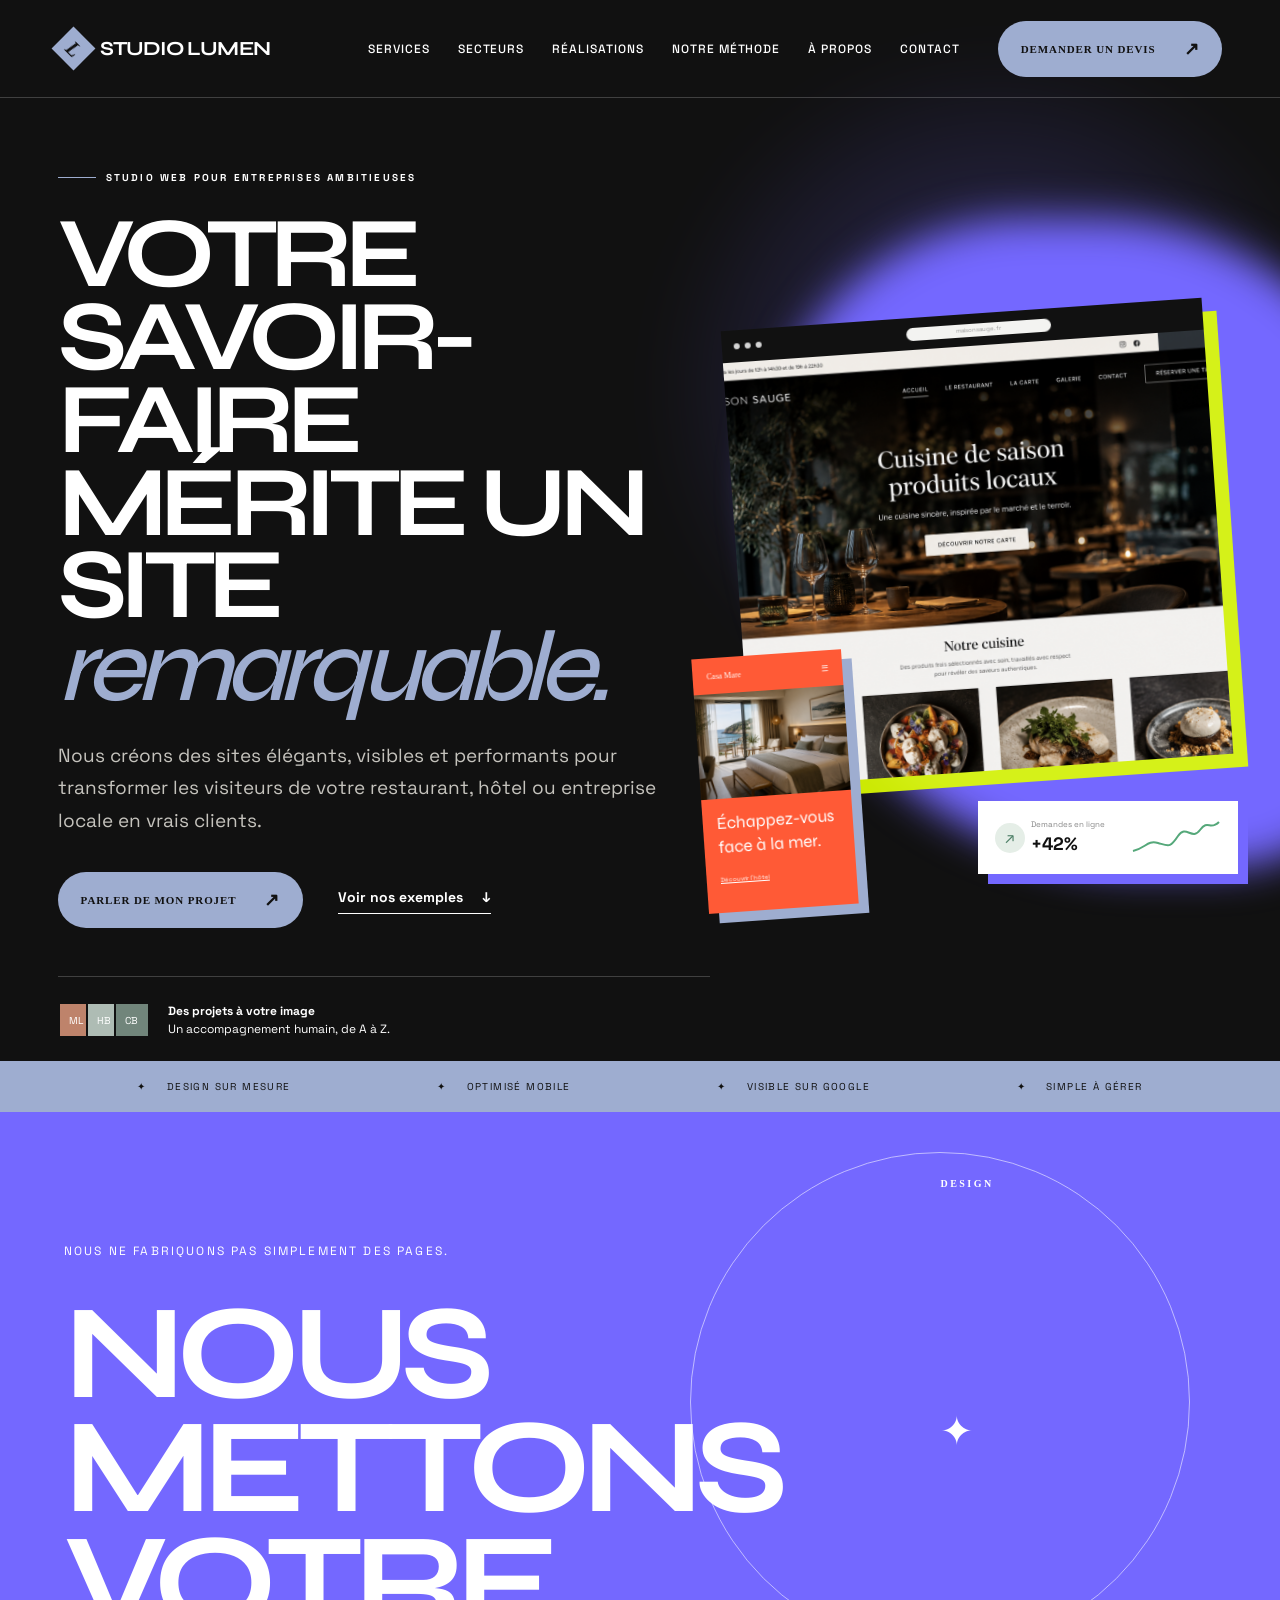
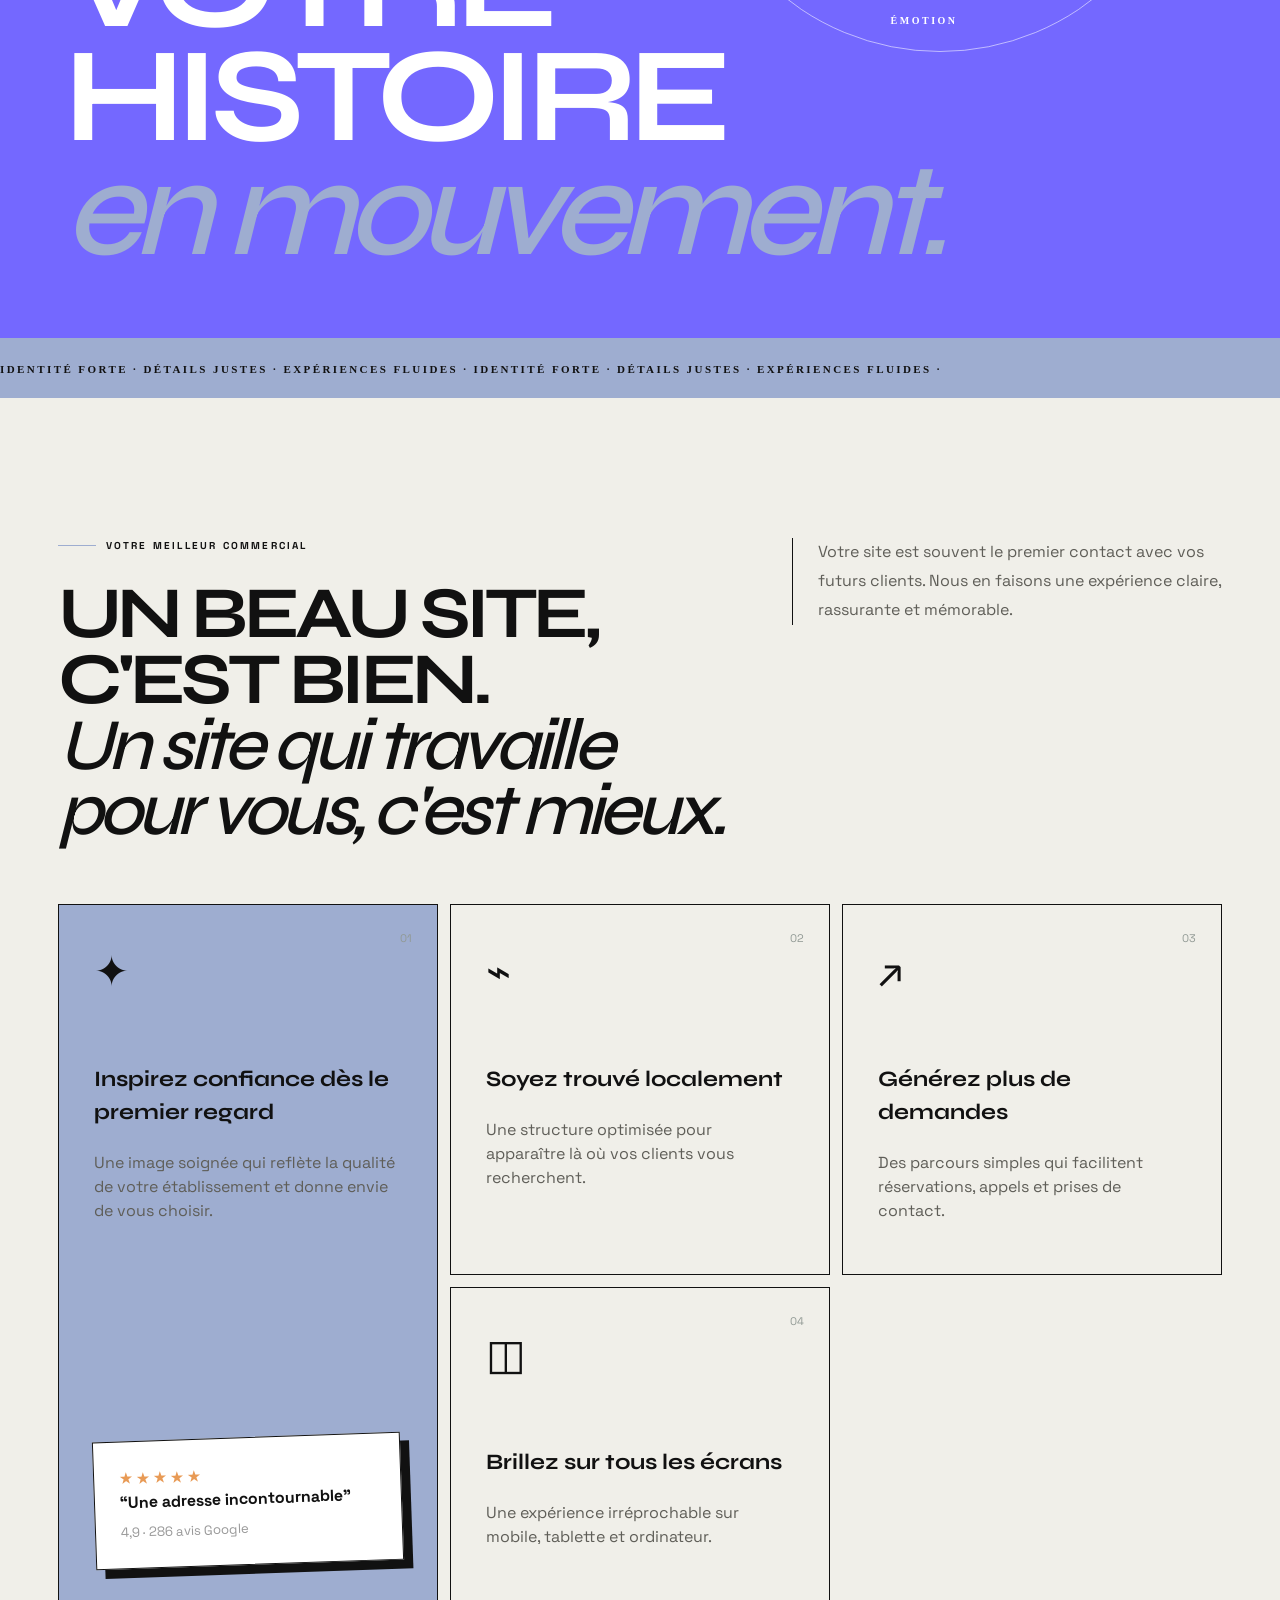
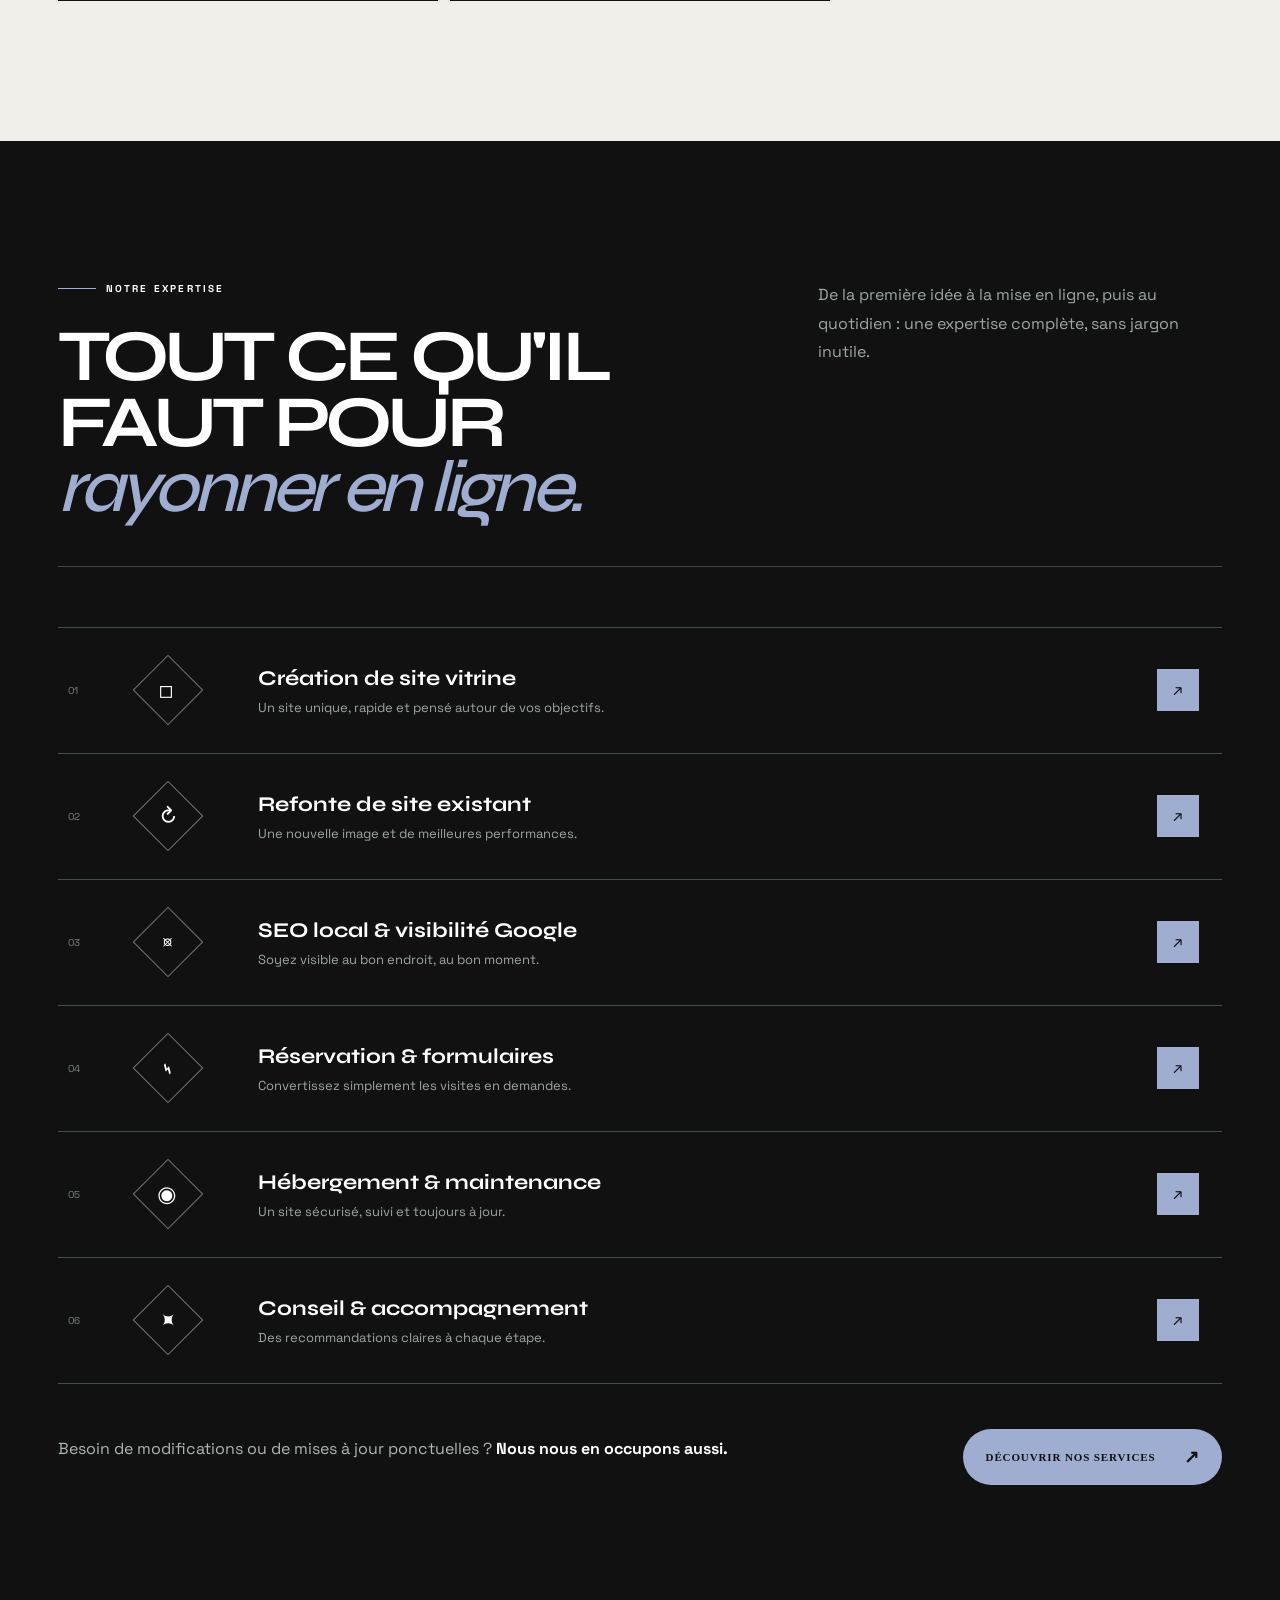
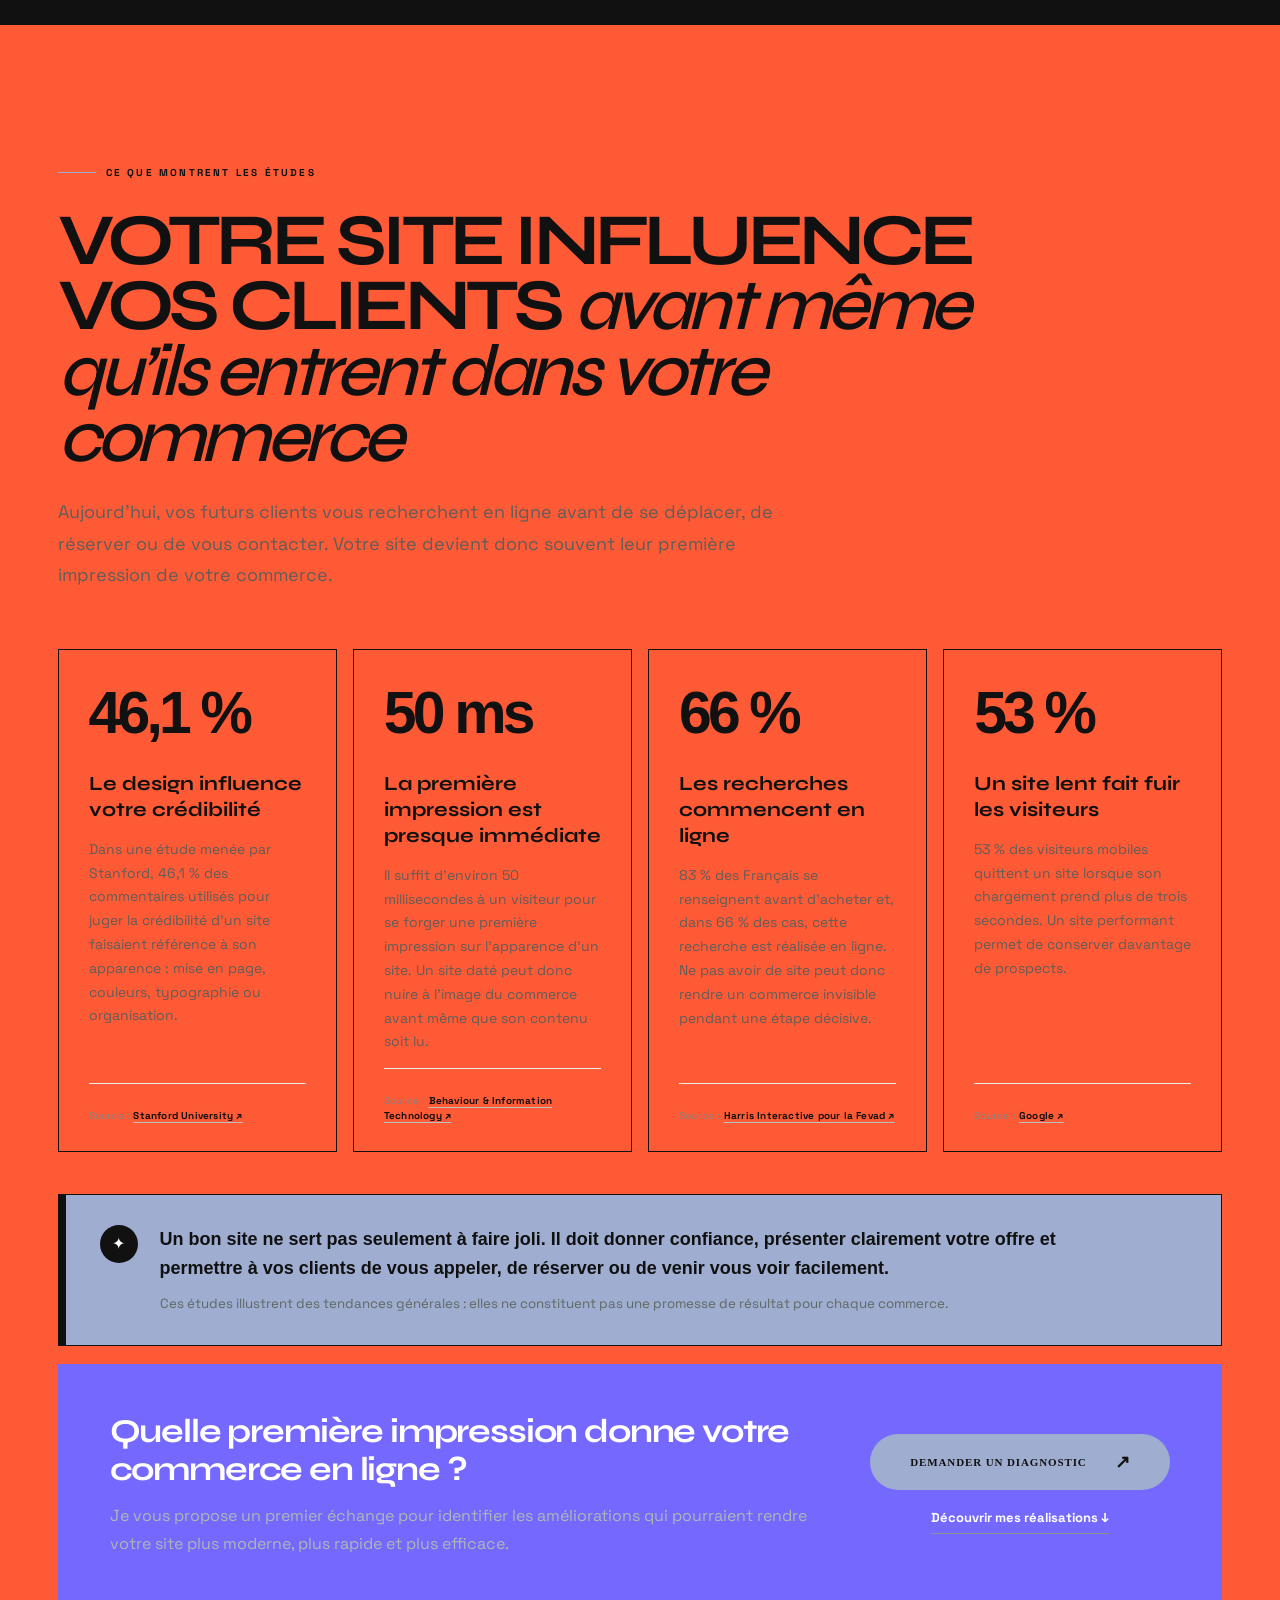
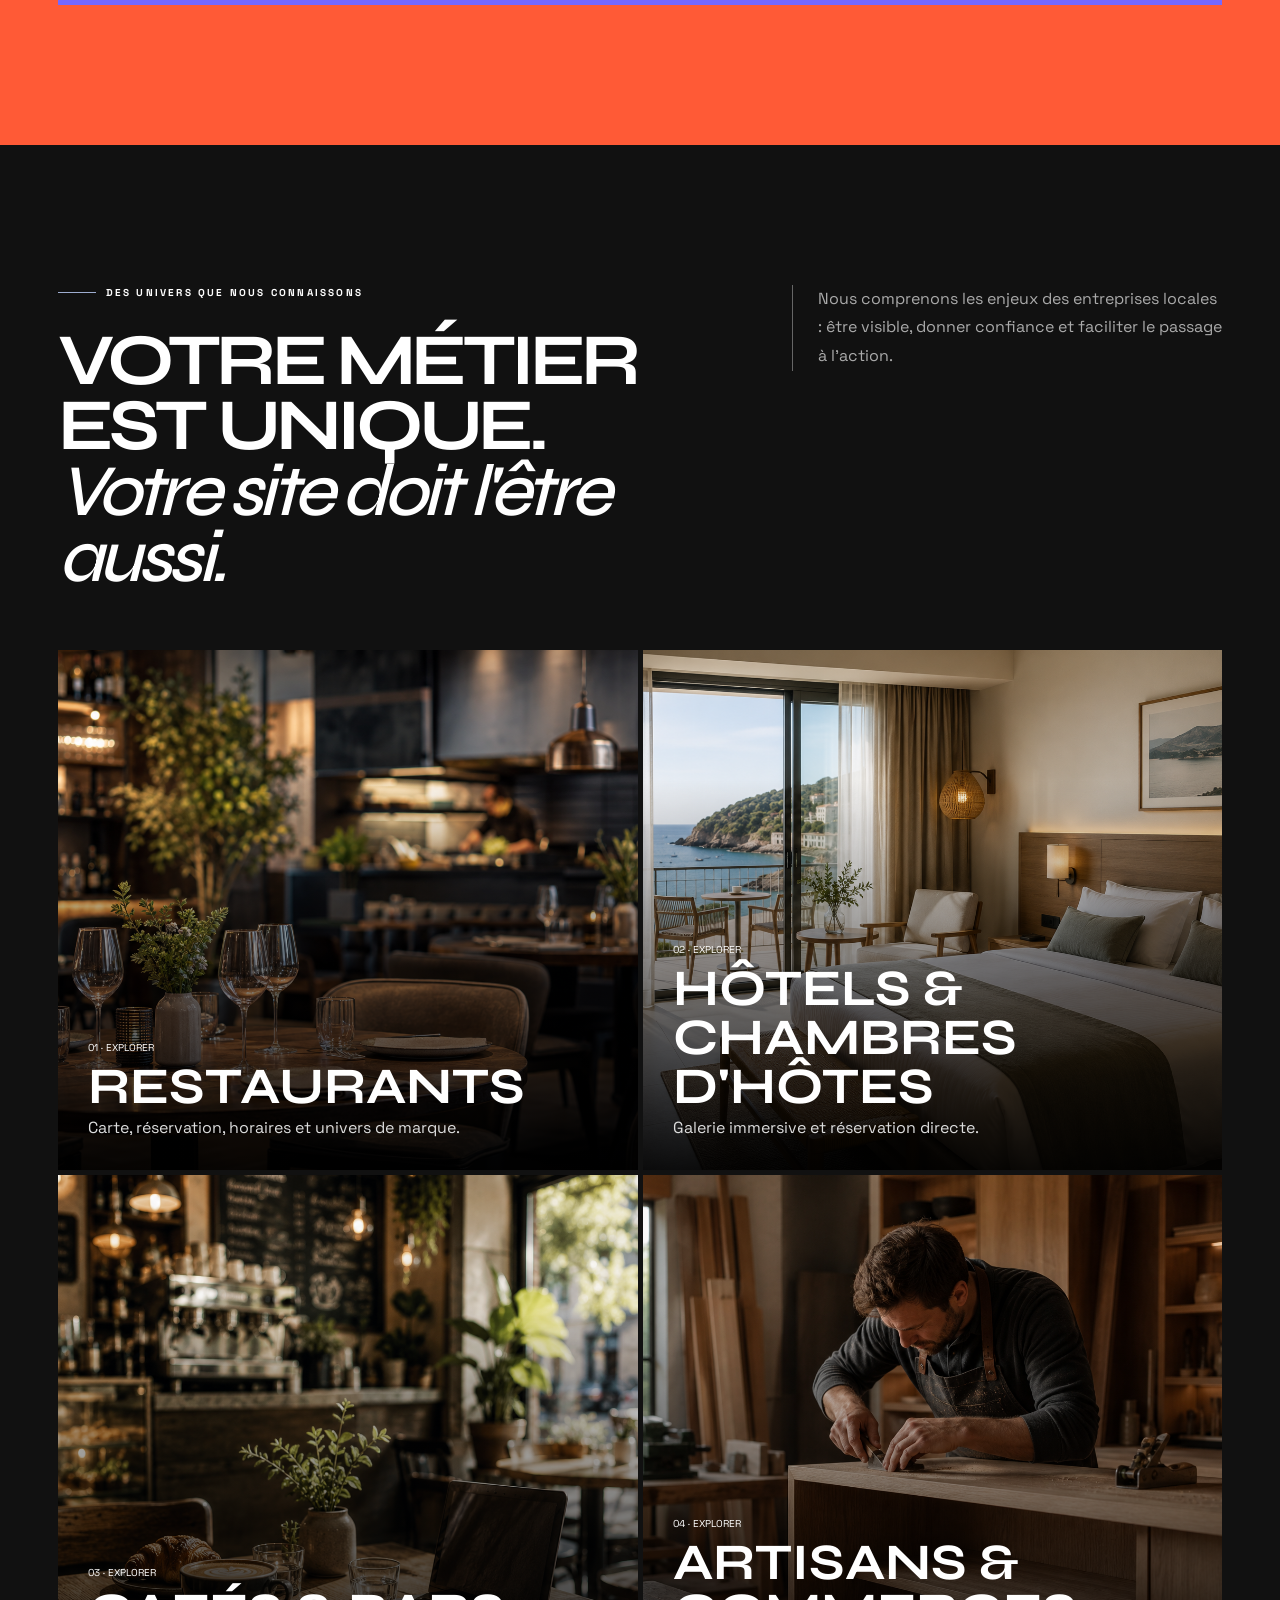
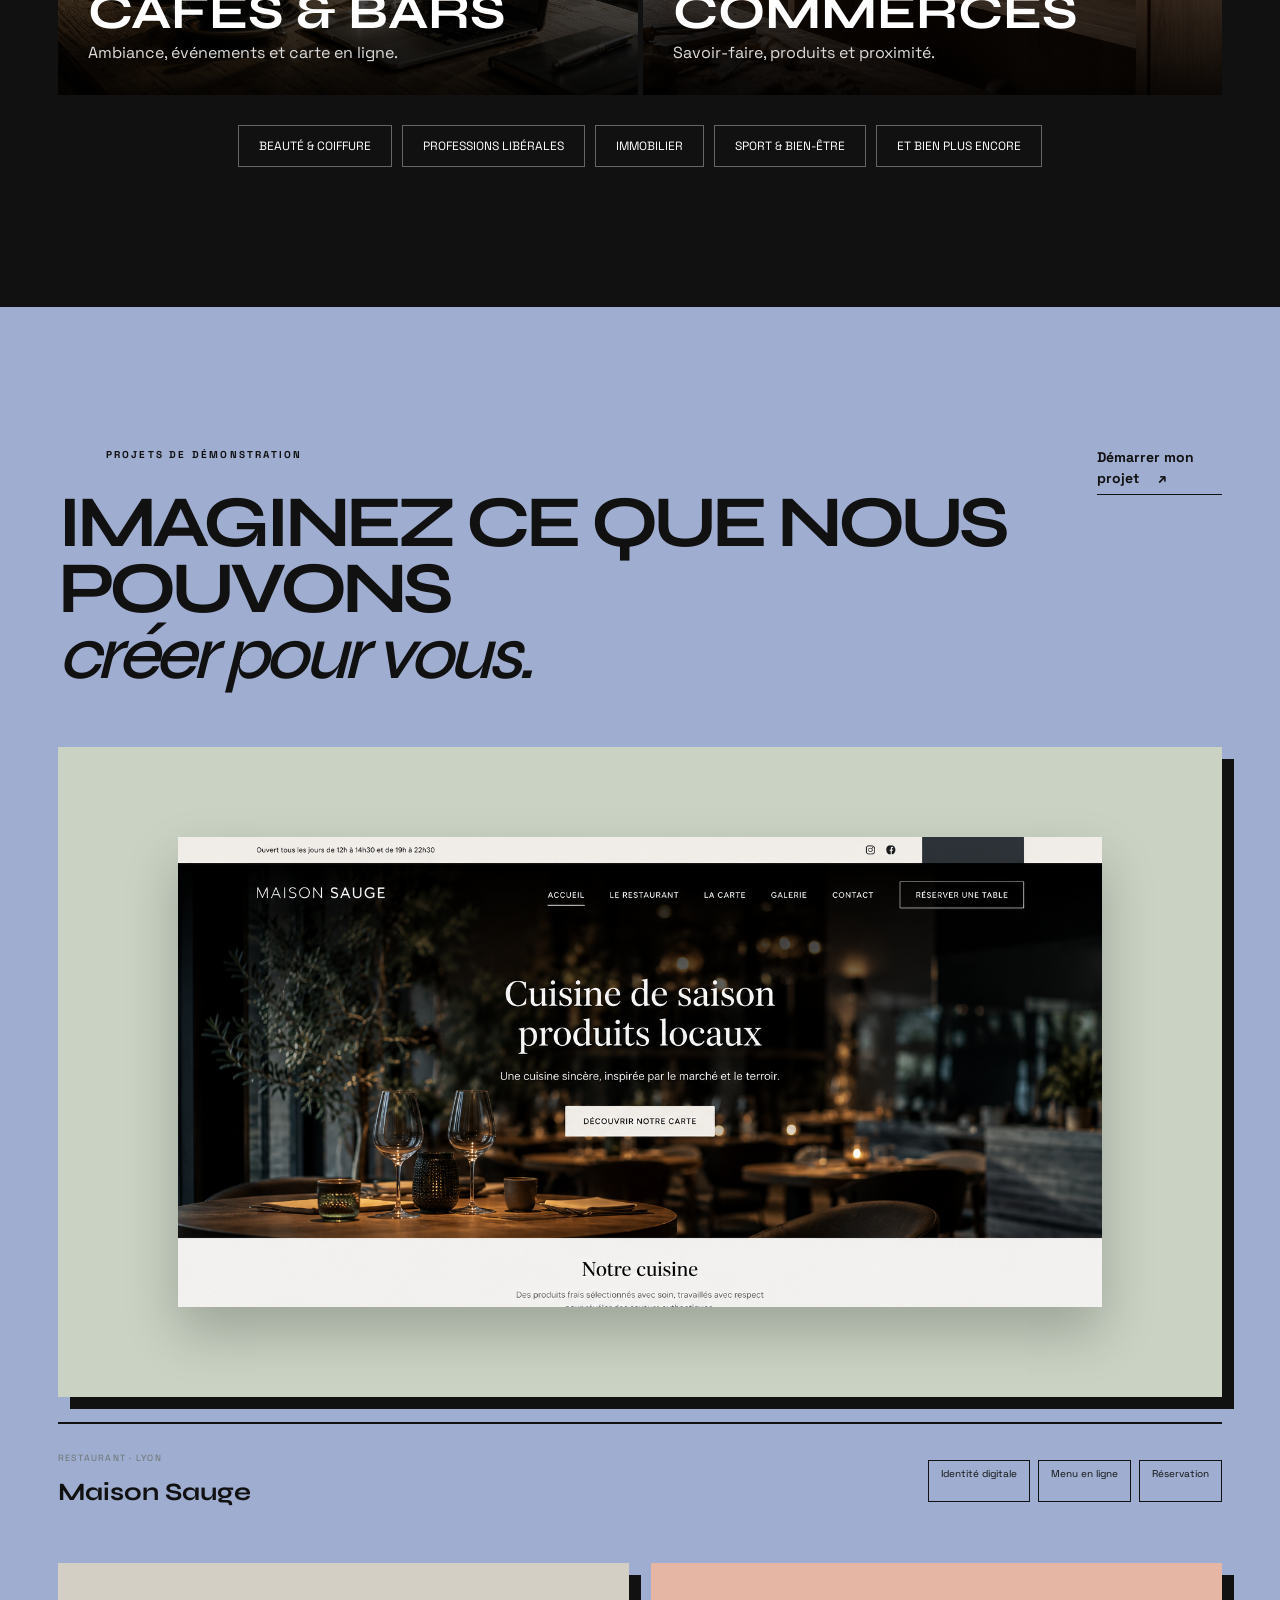
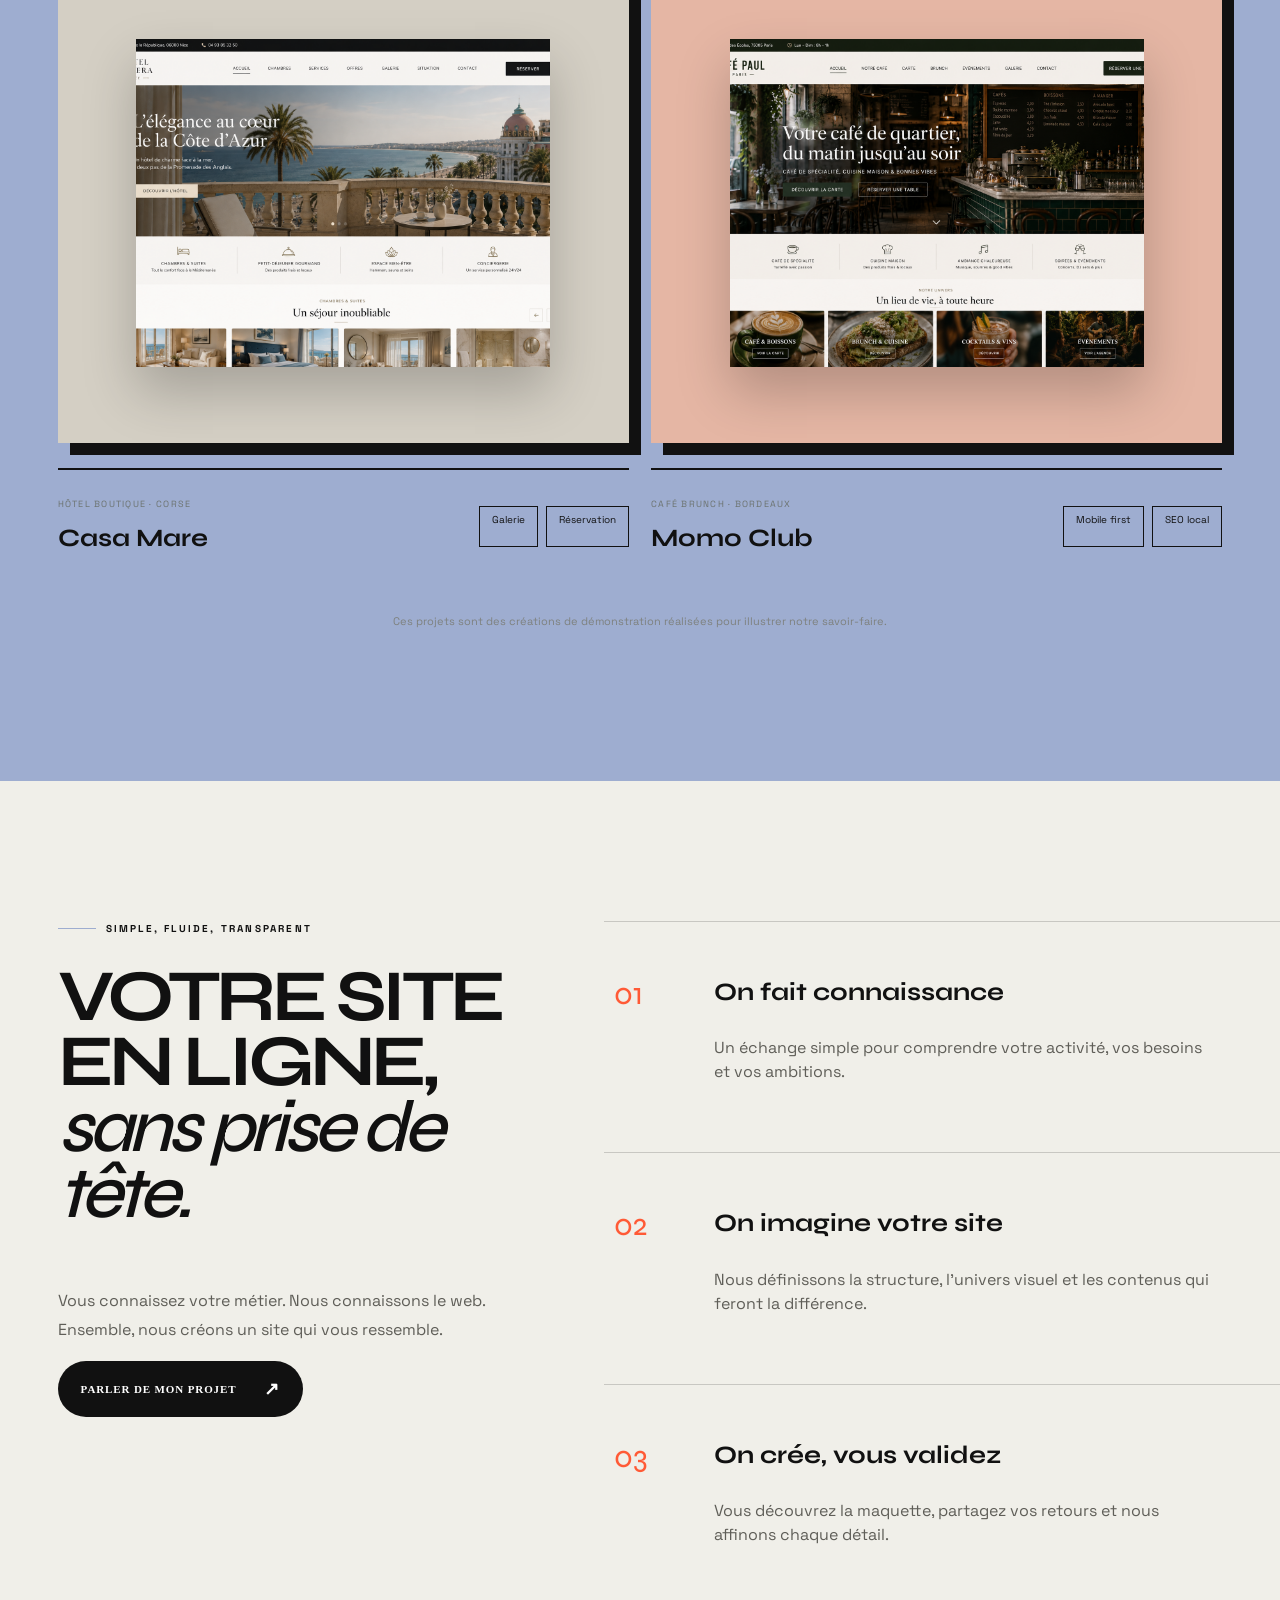
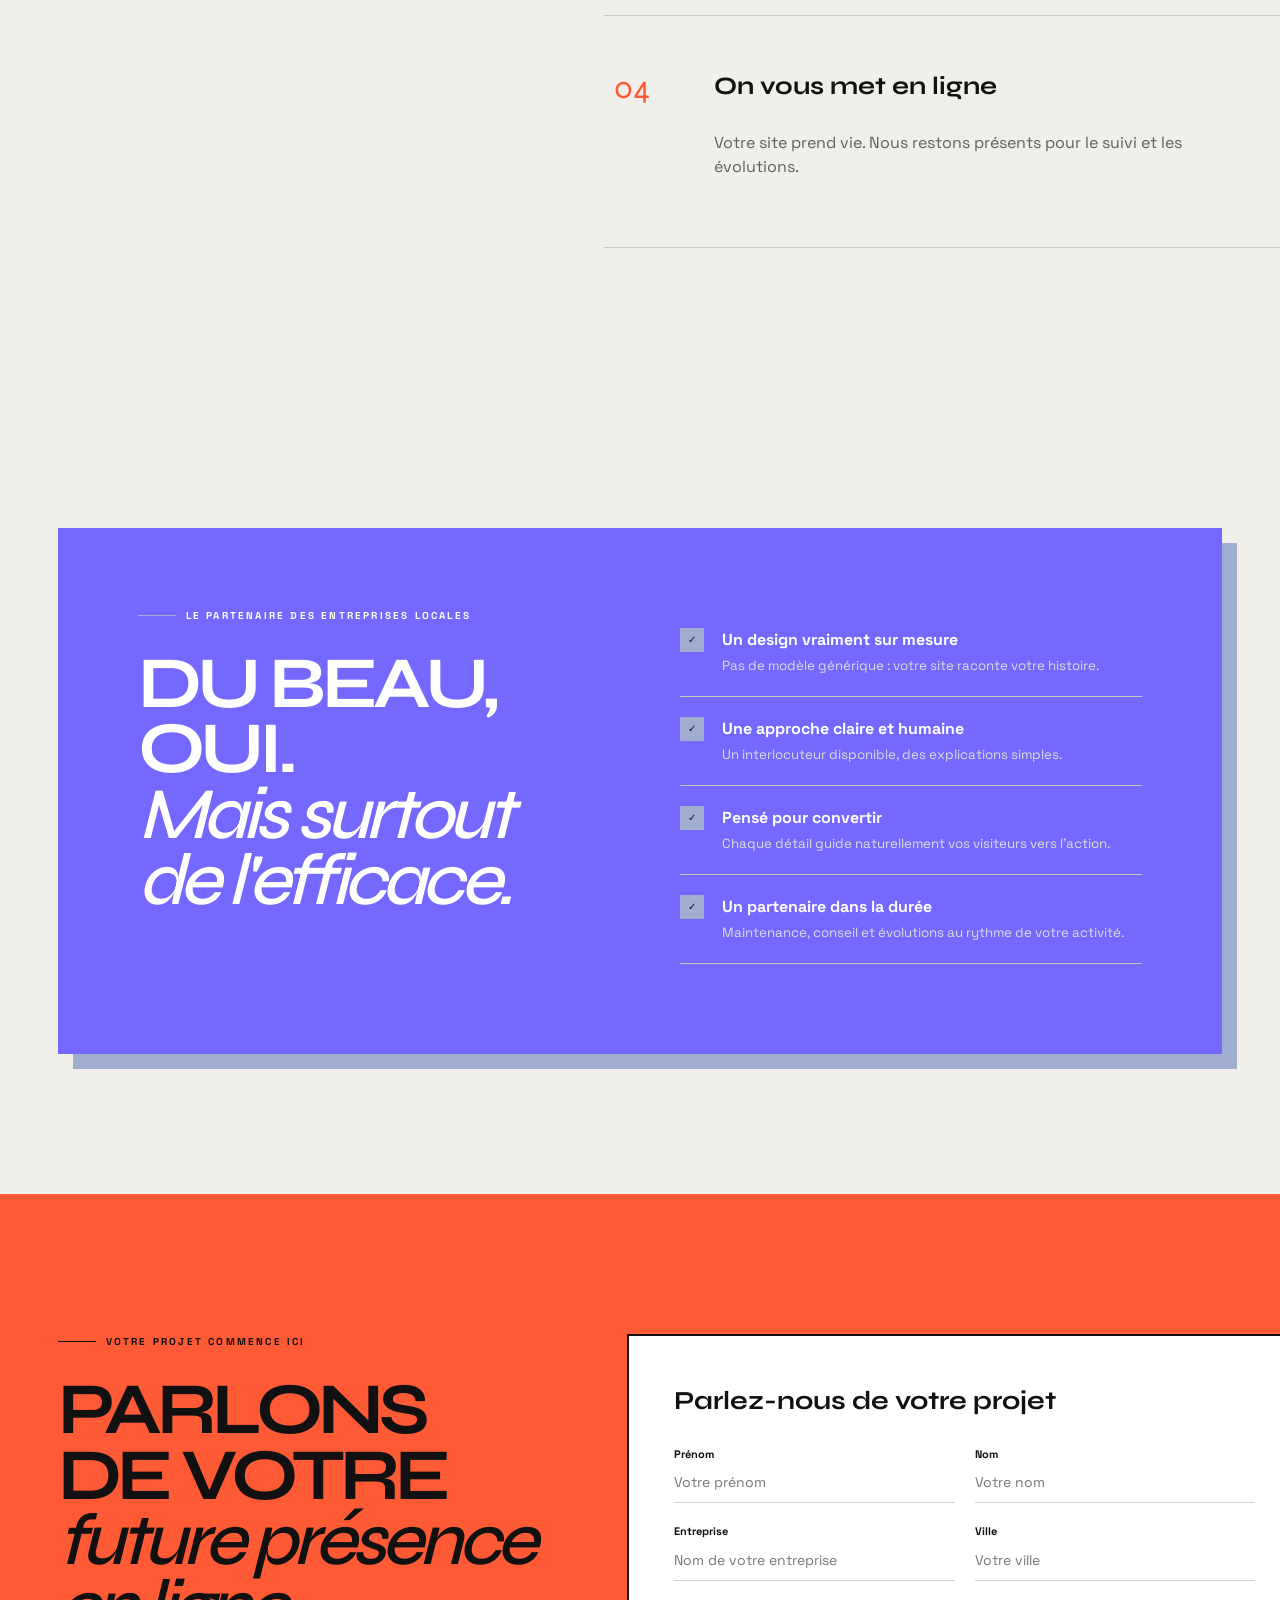
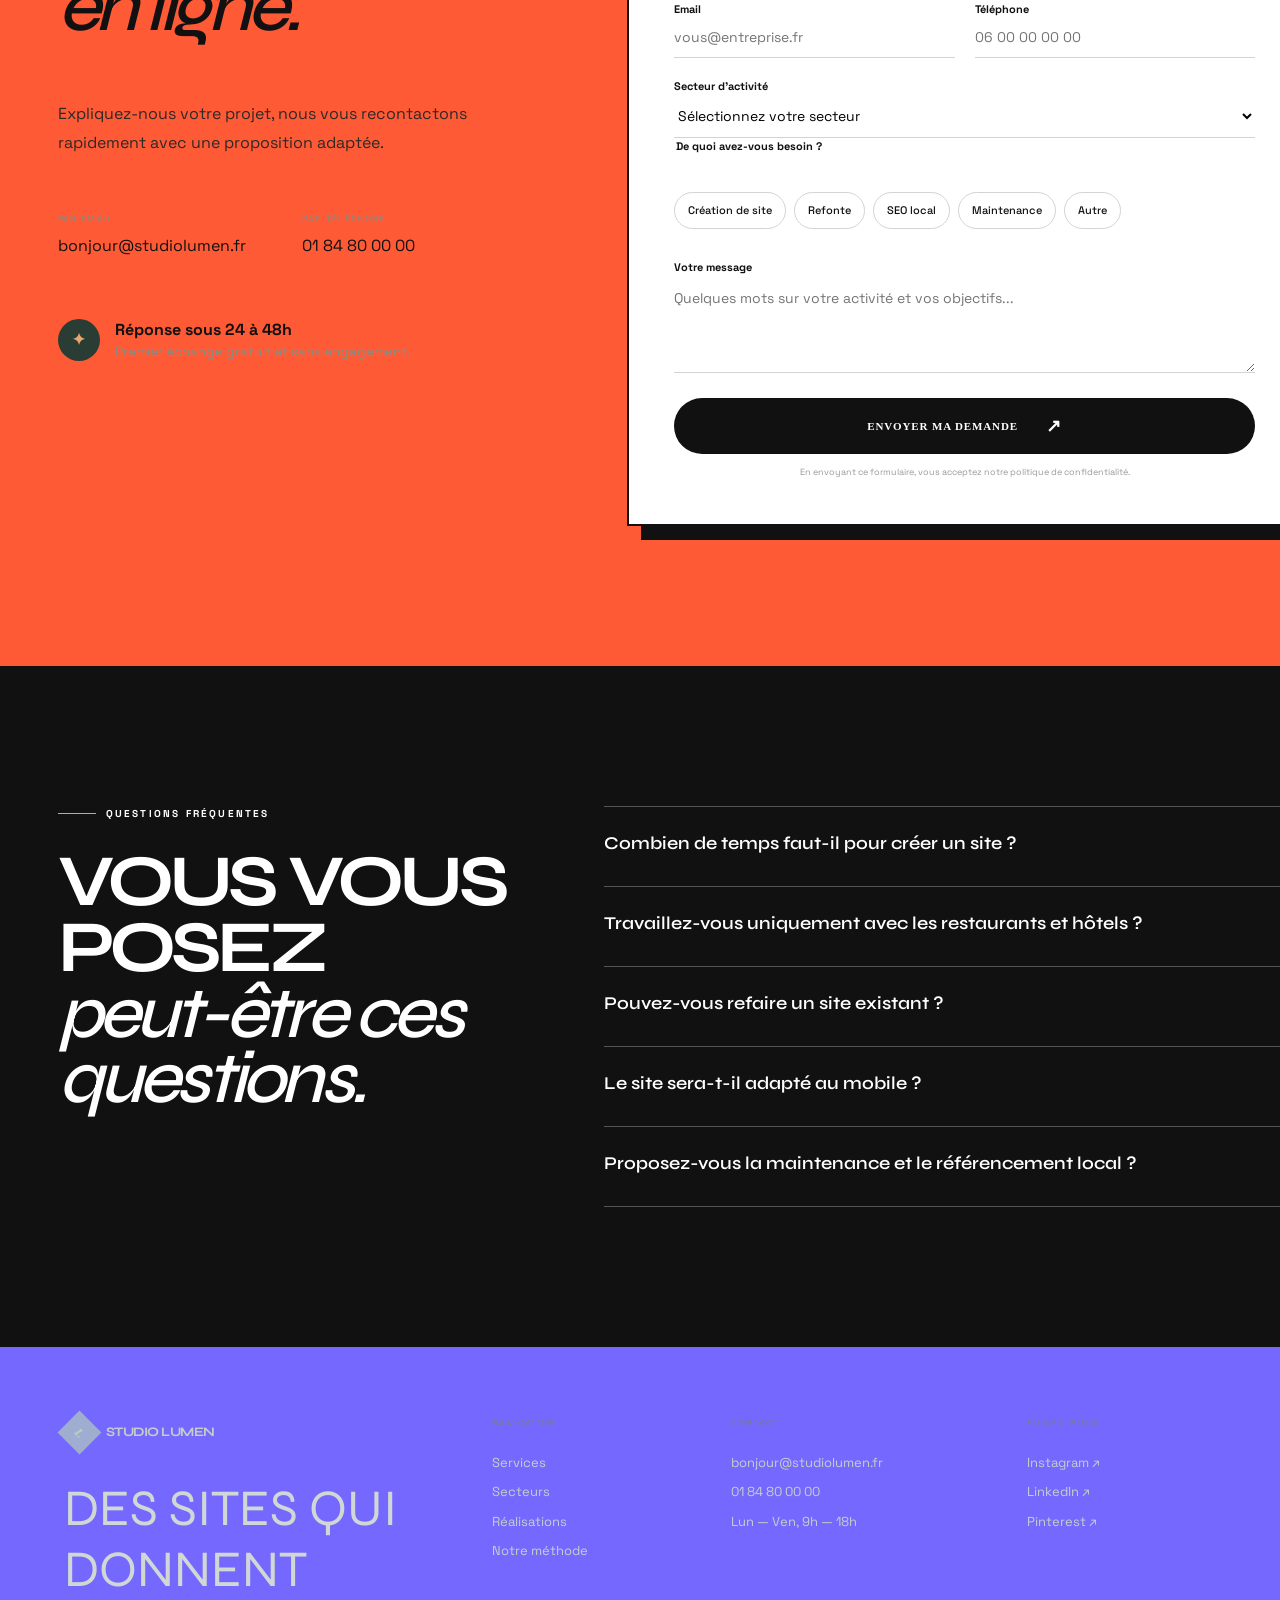
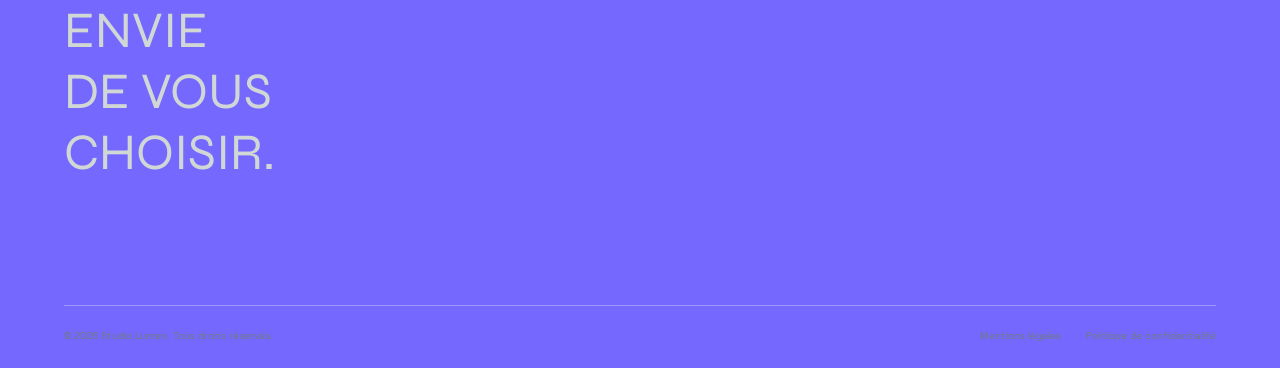
<file: index.html>
<!doctype html>
<html lang="fr">
<head>
  <meta charset="UTF-8">
  <meta name="viewport" content="width=device-width, initial-scale=1.0">
  <meta name="description" content="Studio Lumen crée des sites web élégants et performants pour les restaurants, hôtels et entreprises locales.">
  <title>Studio Lumen — Sites web pour entreprises locales</title>
  <link rel="preconnect" href="https://fonts.googleapis.com">
  <link rel="preconnect" href="https://fonts.gstatic.com" crossorigin>
  <link href="https://fonts.googleapis.com/css2?family=Space+Grotesk:wght@400;500;600;700&family=Syne:wght@500;600;700;800&display=swap" rel="stylesheet">
  <link rel="stylesheet" href="styles.css?v=4">
</head>
<body>
  <div class="scroll-progress" aria-hidden="true"></div>
  <div class="cursor" aria-hidden="true"><span>VOIR</span></div>
  <header class="nav-wrap">
    <a class="brand" href="#accueil" aria-label="Studio Lumen, accueil"><span class="brand-mark">L</span><span>Studio Lumen</span></a>
    <button class="menu-toggle" aria-label="Ouvrir le menu" aria-expanded="false"><span></span><span></span></button>
    <nav class="nav-links" aria-label="Navigation principale">
      <a href="#services">Services</a><a href="#secteurs">Secteurs</a><a href="#realisations">Réalisations</a><a href="#methode">Notre méthode</a><a href="#apropos">À propos</a><a href="#contact">Contact</a>
    </nav>
    <a class="btn btn-dark nav-cta" href="#contact">Demander un devis <span>↗</span></a>
  </header>

  <main>
    <section class="hero" id="accueil">
      <div class="hero-copy reveal">
        <div class="eyebrow"><span></span> Studio web pour entreprises ambitieuses</div>
        <h1>Votre savoir-faire mérite un site <em>remarquable.</em></h1>
        <p>Nous créons des sites élégants, visibles et performants pour transformer les visiteurs de votre restaurant, hôtel ou entreprise locale en vrais clients.</p>
        <div class="hero-actions"><a class="btn btn-coral" href="#contact">Parler de mon projet <span>↗</span></a><a class="text-link" href="#realisations">Voir nos exemples <span>↓</span></a></div>
        <div class="trust-row"><div class="avatars"><span>ML</span><span>HB</span><span>CB</span></div><p><strong>Des projets à votre image</strong><br>Un accompagnement humain, de A à Z.</p></div>
      </div>
      <div class="hero-visual reveal">
        <div class="glow"></div>
        <div class="browser main-browser">
          <div class="browser-bar"><i></i><i></i><i></i><span>maisonsauge.fr</span></div>
          <div class="mock-restaurant">
            <img class="mock-screenshot" src="assets/images/generated/restaurant-maison-sauge-site.png" alt="Aperçu du site Maison Sauge">
          </div>
        </div>
        <div class="mini-card stat-card"><span class="stat-icon">↗</span><div><small>Demandes en ligne</small><strong>+42%</strong></div><svg viewBox="0 0 90 35"><path d="M2 31 C15 28 16 20 27 23 S39 28 47 16 S61 21 69 10 S79 11 88 2"/></svg></div>
        <div class="mini-card mobile-card"><div class="mobile-top">Casa Mare <span>☰</span></div><div class="mobile-img"></div><b>Échappez-vous<br>face à la mer.</b><small>Découvrir l'hôtel</small></div>
      </div>
      <div class="hero-bottom"><span>Design sur mesure</span><span>Optimisé mobile</span><span>Visible sur Google</span><span>Simple à gérer</span></div>
    </section>

    <section class="creative-band" aria-label="Notre signature créative">
      <div class="creative-orbit" aria-hidden="true"><span>✦</span><span>DESIGN</span><span>ÉMOTION</span></div>
      <p>Nous ne fabriquons pas simplement des pages.</p>
      <h2>Nous mettons votre histoire<br><em>en mouvement.</em></h2>
      <div class="creative-ticker" aria-hidden="true"><div>IDENTITÉ FORTE · DÉTAILS JUSTES · EXPÉRIENCES FLUIDES · IDENTITÉ FORTE · DÉTAILS JUSTES · EXPÉRIENCES FLUIDES · </div></div>
    </section>

    <section class="benefits section-pad" id="apropos">
      <div class="section-head"><div><div class="eyebrow"><span></span> Votre meilleur commercial</div><h2>Un beau site, c'est bien.<br><em>Un site qui travaille pour vous, c'est mieux.</em></h2></div><p>Votre site est souvent le premier contact avec vos futurs clients. Nous en faisons une expérience claire, rassurante et mémorable.</p></div>
      <div class="benefit-grid">
        <article class="benefit featured reveal"><div class="icon">✦</div><span>01</span><h3>Inspirez confiance dès le premier regard</h3><p>Une image soignée qui reflète la qualité de votre établissement et donne envie de vous choisir.</p><div class="review-card"><div class="stars">★★★★★</div><b>“Une adresse incontournable”</b><small>4,9 · 286 avis Google</small></div></article>
        <article class="benefit reveal"><div class="icon">⌁</div><span>02</span><h3>Soyez trouvé localement</h3><p>Une structure optimisée pour apparaître là où vos clients vous recherchent.</p></article>
        <article class="benefit reveal"><div class="icon">↗</div><span>03</span><h3>Générez plus de demandes</h3><p>Des parcours simples qui facilitent réservations, appels et prises de contact.</p></article>
        <article class="benefit reveal"><div class="icon">◫</div><span>04</span><h3>Brillez sur tous les écrans</h3><p>Une expérience irréprochable sur mobile, tablette et ordinateur.</p></article>
      </div>
    </section>

    <section class="services section-pad" id="services">
      <div class="section-head light"><div><div class="eyebrow"><span></span> Notre expertise</div><h2>Tout ce qu'il faut pour<br><em>rayonner en ligne.</em></h2></div><p>De la première idée à la mise en ligne, puis au quotidien : une expertise complète, sans jargon inutile.</p></div>
      <div class="service-list">
        <article><span class="service-num">01</span><div class="service-icon">◇</div><div><h3>Création de site vitrine</h3><p>Un site unique, rapide et pensé autour de vos objectifs.</p></div><a href="#contact" aria-label="Devis création de site">↗</a></article>
        <article><span class="service-num">02</span><div class="service-icon">↻</div><div><h3>Refonte de site existant</h3><p>Une nouvelle image et de meilleures performances.</p></div><a href="#contact" aria-label="Devis refonte de site">↗</a></article>
        <article><span class="service-num">03</span><div class="service-icon">⌖</div><div><h3>SEO local & visibilité Google</h3><p>Soyez visible au bon endroit, au bon moment.</p></div><a href="#contact" aria-label="Devis SEO local">↗</a></article>
        <article><span class="service-num">04</span><div class="service-icon">⌁</div><div><h3>Réservation & formulaires</h3><p>Convertissez simplement les visites en demandes.</p></div><a href="#contact" aria-label="Devis intégration réservation">↗</a></article>
        <article><span class="service-num">05</span><div class="service-icon">◉</div><div><h3>Hébergement & maintenance</h3><p>Un site sécurisé, suivi et toujours à jour.</p></div><a href="#contact" aria-label="Devis maintenance">↗</a></article>
        <article><span class="service-num">06</span><div class="service-icon">✦</div><div><h3>Conseil & accompagnement</h3><p>Des recommandations claires à chaque étape.</p></div><a href="#contact" aria-label="Devis accompagnement">↗</a></article>
      </div>
      <div class="service-footer"><p>Besoin de modifications ou de mises à jour ponctuelles ? <strong>Nous nous en occupons aussi.</strong></p><a class="btn btn-light" href="#contact">Découvrir nos services <span>↗</span></a></div>
    </section>

    <section class="evidence section-pad" id="impact" aria-labelledby="impact-title">
      <div class="evidence-heading reveal">
        <div class="eyebrow"><span></span> Ce que montrent les études</div>
        <h2 id="impact-title">Votre site influence vos clients <em>avant même qu’ils entrent dans votre commerce</em></h2>
        <p>Aujourd’hui, vos futurs clients vous recherchent en ligne avant de se déplacer, de réserver ou de vous contacter. Votre site devient donc souvent leur première impression de votre commerce.</p>
      </div>

      <div class="evidence-grid" aria-label="Quatre chiffres clés sur l’impact d’un site professionnel">
        <article class="evidence-card reveal">
          <p class="evidence-number">46,1&nbsp;%</p>
          <h3>Le design influence votre crédibilité</h3>
          <p>Dans une étude menée par Stanford, 46,1&nbsp;% des commentaires utilisés pour juger la crédibilité d’un site faisaient référence à son apparence&nbsp;: mise en page, couleurs, typographie ou organisation.</p>
          <p class="evidence-source">Source&nbsp;: <a href="https://credibility.stanford.edu/pdf/How_Do_People_Evaluate_a_Web_Site%27s_Credibility_v37.pdf" target="_blank" rel="noopener noreferrer">Stanford University <span aria-hidden="true">↗</span></a></p>
        </article>

        <article class="evidence-card reveal">
          <p class="evidence-number">50&nbsp;ms</p>
          <h3>La première impression est presque immédiate</h3>
          <p>Il suffit d’environ 50 millisecondes à un visiteur pour se forger une première impression sur l’apparence d’un site. Un site daté peut donc nuire à l’image du commerce avant même que son contenu soit lu.</p>
          <p class="evidence-source">Source&nbsp;: <a href="https://doi.org/10.1080/01449290500330448" target="_blank" rel="noopener noreferrer">Behaviour &amp; Information Technology <span aria-hidden="true">↗</span></a></p>
        </article>

        <article class="evidence-card reveal">
          <p class="evidence-number">66&nbsp;%</p>
          <h3>Les recherches commencent en ligne</h3>
          <p>83&nbsp;% des Français se renseignent avant d’acheter et, dans 66&nbsp;% des cas, cette recherche est réalisée en ligne. Ne pas avoir de site peut donc rendre un commerce invisible pendant une étape décisive.</p>
          <p class="evidence-source">Source&nbsp;: <a href="https://www.fevad.com/internet-au-coeur-du-parcours-dachat-comment-internet-transforme-nos-habitudes-de-consommation/" target="_blank" rel="noopener noreferrer">Harris Interactive pour la Fevad <span aria-hidden="true">↗</span></a></p>
        </article>

        <article class="evidence-card reveal">
          <p class="evidence-number">53&nbsp;%</p>
          <h3>Un site lent fait fuir les visiteurs</h3>
          <p>53&nbsp;% des visiteurs mobiles quittent un site lorsque son chargement prend plus de trois secondes. Un site performant permet de conserver davantage de prospects.</p>
          <p class="evidence-source">Source&nbsp;: <a href="https://www.thinkwithgoogle.com/_qs/documents/4290/c676a_Google_MobileSiteSpeed_Playbook_v2.1_digital_4JWkGQT.pdf" target="_blank" rel="noopener noreferrer">Google <span aria-hidden="true">↗</span></a></p>
        </article>
      </div>

      <div class="evidence-conclusion reveal">
        <span class="evidence-conclusion-mark" aria-hidden="true">✦</span>
        <div>
          <p>Un bon site ne sert pas seulement à faire joli. Il doit donner confiance, présenter clairement votre offre et permettre à vos clients de vous appeler, de réserver ou de venir vous voir facilement.</p>
          <small>Ces études illustrent des tendances générales&nbsp;: elles ne constituent pas une promesse de résultat pour chaque commerce.</small>
        </div>
      </div>

      <div class="evidence-cta reveal">
        <div>
          <h3>Quelle première impression donne votre commerce en ligne&nbsp;?</h3>
          <p>Je vous propose un premier échange pour identifier les améliorations qui pourraient rendre votre site plus moderne, plus rapide et plus efficace.</p>
        </div>
        <div class="evidence-actions">
          <a class="btn btn-coral" href="#contact">Demander un diagnostic <span aria-hidden="true">↗</span></a>
          <a class="evidence-secondary" href="#realisations">Découvrir mes réalisations <span aria-hidden="true">↓</span></a>
        </div>
      </div>
    </section>

    <section class="sectors section-pad" id="secteurs">
      <div class="section-head"><div><div class="eyebrow"><span></span> Des univers que nous connaissons</div><h2>Votre métier est unique.<br><em>Votre site doit l'être aussi.</em></h2></div><p>Nous comprenons les enjeux des entreprises locales : être visible, donner confiance et faciliter le passage à l'action.</p></div>
      <div class="sector-grid">
        <a class="sector sector-tall reveal" href="secteurs/restaurants.html"><img src="assets/images/generated/restaurant-interieur-premium.png" alt="Salle chaleureuse d’un restaurant gastronomique" loading="lazy"><div><span>01 · EXPLORER</span><h3>Restaurants</h3><p>Carte, réservation, horaires et univers de marque.</p><b>Voir les inspirations ↗</b></div></a>
        <a class="sector reveal" href="secteurs/hotels.html"><img src="assets/images/generated/hotel-chambre-vue-mer.png" alt="Chambre élégante d’un hôtel avec vue sur la mer" loading="lazy"><div><span>02 · EXPLORER</span><h3>Hôtels & chambres d'hôtes</h3><p>Galerie immersive et réservation directe.</p><b>Voir les inspirations ↗</b></div></a>
        <a class="sector reveal" href="secteurs/cafes.html"><img src="assets/images/generated/cafe-espace-coworking.png" alt="Intérieur chaleureux d’un café avec espace de travail" loading="lazy"><div><span>03 · EXPLORER</span><h3>Cafés & bars</h3><p>Ambiance, événements et carte en ligne.</p><b>Voir les inspirations ↗</b></div></a>
        <a class="sector reveal" href="secteurs/artisans.html"><img src="assets/images/generated/artisan-menuisier-atelier.png" alt="Artisan menuisier travaillant dans son atelier" loading="lazy"><div><span>04 · EXPLORER</span><h3>Artisans & commerces</h3><p>Savoir-faire, produits et proximité.</p><b>Voir les inspirations ↗</b></div></a>
      </div>
      <div class="sector-tags"><span>Beauté & coiffure</span><span>Professions libérales</span><span>Immobilier</span><span>Sport & bien-être</span><span>Et bien plus encore</span></div>
    </section>

    <section class="work section-pad" id="realisations">
      <div class="section-head"><div><div class="eyebrow"><span></span> Projets de démonstration</div><h2>Imaginez ce que nous pouvons<br><em>créer pour vous.</em></h2></div><a class="text-link" href="#contact">Démarrer mon projet <span>↗</span></a></div>
      <div class="projects">
        <article class="project project-large"><div class="project-image sage"><img class="project-screenshot" src="assets/images/generated/restaurant-maison-sauge-site.png" alt="Maquette du site Maison Sauge" loading="lazy"></div><div class="project-info"><div><small>RESTAURANT · LYON</small><h3>Maison Sauge</h3></div><ul><li>Identité digitale</li><li>Menu en ligne</li><li>Réservation</li></ul></div></article>
        <article class="project"><div class="project-image casa"><img class="project-screenshot" src="assets/images/generated/hotel-riviera-nice-site.png" alt="Maquette d’un site d’hôtel sur la Côte d’Azur" loading="lazy"></div><div class="project-info"><div><small>HÔTEL BOUTIQUE · CORSE</small><h3>Casa Mare</h3></div><ul><li>Galerie</li><li>Réservation</li></ul></div></article>
        <article class="project"><div class="project-image momo"><img class="project-screenshot" src="assets/images/generated/cafe-bar-cafe-paul-site.png" alt="Maquette d’un site de café et bar parisien" loading="lazy"></div><div class="project-info"><div><small>CAFÉ BRUNCH · BORDEAUX</small><h3>Momo Club</h3></div><ul><li>Mobile first</li><li>SEO local</li></ul></div></article>
      </div>
      <p class="disclaimer">Ces projets sont des créations de démonstration réalisées pour illustrer notre savoir-faire.</p>
    </section>

    <section class="method section-pad" id="methode">
      <div class="method-intro"><div class="eyebrow"><span></span> Simple, fluide, transparent</div><h2>Votre site en ligne,<br><em>sans prise de tête.</em></h2><p>Vous connaissez votre métier. Nous connaissons le web. Ensemble, nous créons un site qui vous ressemble.</p><a class="btn btn-dark" href="#contact">Parler de mon projet <span>↗</span></a></div>
      <div class="steps">
        <article><span>01</span><div><h3>On fait connaissance</h3><p>Un échange simple pour comprendre votre activité, vos besoins et vos ambitions.</p></div></article>
        <article><span>02</span><div><h3>On imagine votre site</h3><p>Nous définissons la structure, l'univers visuel et les contenus qui feront la différence.</p></div></article>
        <article><span>03</span><div><h3>On crée, vous validez</h3><p>Vous découvrez la maquette, partagez vos retours et nous affinons chaque détail.</p></div></article>
        <article><span>04</span><div><h3>On vous met en ligne</h3><p>Votre site prend vie. Nous restons présents pour le suivi et les évolutions.</p></div></article>
      </div>
    </section>

    <section class="why section-pad">
      <div class="why-card"><div><div class="eyebrow"><span></span> Le partenaire des entreprises locales</div><h2>Du beau, oui.<br><em>Mais surtout de l'efficace.</em></h2></div><div class="why-list"><p><i>✓</i><span><strong>Un design vraiment sur mesure</strong><small>Pas de modèle générique : votre site raconte votre histoire.</small></span></p><p><i>✓</i><span><strong>Une approche claire et humaine</strong><small>Un interlocuteur disponible, des explications simples.</small></span></p><p><i>✓</i><span><strong>Pensé pour convertir</strong><small>Chaque détail guide naturellement vos visiteurs vers l'action.</small></span></p><p><i>✓</i><span><strong>Un partenaire dans la durée</strong><small>Maintenance, conseil et évolutions au rythme de votre activité.</small></span></p></div></div>
    </section>

    <section class="contact section-pad" id="contact">
      <div class="contact-copy"><div class="eyebrow"><span></span> Votre projet commence ici</div><h2>Parlons de votre<br><em>future présence en ligne.</em></h2><p>Expliquez-nous votre projet, nous vous recontactons rapidement avec une proposition adaptée.</p><div class="contact-meta"><span><small>PAR EMAIL</small><a href="mailto:bonjour@studiolumen.fr">bonjour@studiolumen.fr</a></span><span><small>PAR TÉLÉPHONE</small><a href="tel:+33184800000">01 84 80 00 00</a></span></div><div class="promise"><b>✦</b><span><strong>Réponse sous 24 à 48h</strong><small>Premier échange gratuit et sans engagement.</small></span></div></div>
      <form class="quote-form">
        <h3>Parlez-nous de votre projet</h3>
        <div class="form-grid"><label>Prénom<input name="prenom" placeholder="Votre prénom" required></label><label>Nom<input name="nom" placeholder="Votre nom" required></label><label>Entreprise<input name="entreprise" placeholder="Nom de votre entreprise"></label><label>Ville<input name="ville" placeholder="Votre ville"></label><label>Email<input type="email" name="email" placeholder="vous@entreprise.fr" required></label><label>Téléphone<input type="tel" name="telephone" placeholder="06 00 00 00 00"></label><label class="full">Secteur d'activité<select name="secteur"><option value="">Sélectionnez votre secteur</option><option>Restaurant</option><option>Hôtel / chambre d'hôtes</option><option>Commerce / artisan</option><option>Profession libérale</option><option>Autre</option></select></label></div>
        <fieldset><legend>De quoi avez-vous besoin ?</legend><div class="choices"><label><input type="checkbox" name="besoin" value="creation"><span>Création de site</span></label><label><input type="checkbox" name="besoin" value="refonte"><span>Refonte</span></label><label><input type="checkbox" name="besoin" value="seo"><span>SEO local</span></label><label><input type="checkbox" name="besoin" value="maintenance"><span>Maintenance</span></label><label><input type="checkbox" name="besoin" value="autre"><span>Autre</span></label></div></fieldset>
        <label>Votre message<textarea name="message" rows="4" placeholder="Quelques mots sur votre activité et vos objectifs..."></textarea></label><button class="btn btn-coral" type="submit">Envoyer ma demande <span>↗</span></button><p class="form-note">En envoyant ce formulaire, vous acceptez notre politique de confidentialité.</p><div class="form-success" role="status">Merci ! Votre demande a bien été préparée. Nous revenons vers vous rapidement.</div>
      </form>
    </section>

    <section class="faq section-pad"><div><div class="eyebrow"><span></span> Questions fréquentes</div><h2>Vous vous posez<br><em>peut-être ces questions.</em></h2></div><div class="accordions">
      <details><summary>Combien de temps faut-il pour créer un site ?<i>+</i></summary><p>Selon le projet et votre disponibilité, comptez généralement quelques semaines entre notre premier échange et la mise en ligne.</p></details>
      <details><summary>Travaillez-vous uniquement avec les restaurants et hôtels ?<i>+</i></summary><p>Non. Nous accompagnons toutes les petites entreprises qui veulent une présence digitale professionnelle, claire et efficace.</p></details>
      <details><summary>Pouvez-vous refaire un site existant ?<i>+</i></summary><p>Oui, nous analysons l'existant et proposons une refonte visuelle, technique et éditoriale adaptée à vos objectifs.</p></details>
      <details><summary>Le site sera-t-il adapté au mobile ?<i>+</i></summary><p>Absolument. Chaque interface est conçue et testée pour offrir une excellente expérience sur tous les écrans.</p></details>
      <details><summary>Proposez-vous la maintenance et le référencement local ?<i>+</i></summary><p>Oui. Nous pouvons assurer les mises à jour, la sécurité et l'optimisation de votre visibilité locale sur la durée.</p></details>
    </div></section>
  </main>

  <footer><div class="footer-top"><div><a class="brand" href="#accueil"><span class="brand-mark">L</span><span>Studio Lumen</span></a><p>Des sites qui donnent envie<br>de vous choisir.</p></div><div><small>NAVIGATION</small><a href="#services">Services</a><a href="#secteurs">Secteurs</a><a href="#realisations">Réalisations</a><a href="#methode">Notre méthode</a></div><div><small>CONTACT</small><a href="mailto:bonjour@studiolumen.fr">bonjour@studiolumen.fr</a><a href="tel:+33184800000">01 84 80 00 00</a><span>Lun — Ven, 9h — 18h</span></div><div><small>SUIVEZ-NOUS</small><a href="#">Instagram ↗</a><a href="#">LinkedIn ↗</a><a href="#">Pinterest ↗</a></div></div><div class="footer-bottom"><span>© 2026 Studio Lumen. Tous droits réservés.</span><span><a href="#">Mentions légales</a><a href="#">Politique de confidentialité</a></span></div></footer>
  <script src="script.js"></script>
</body>
</html>
</file>
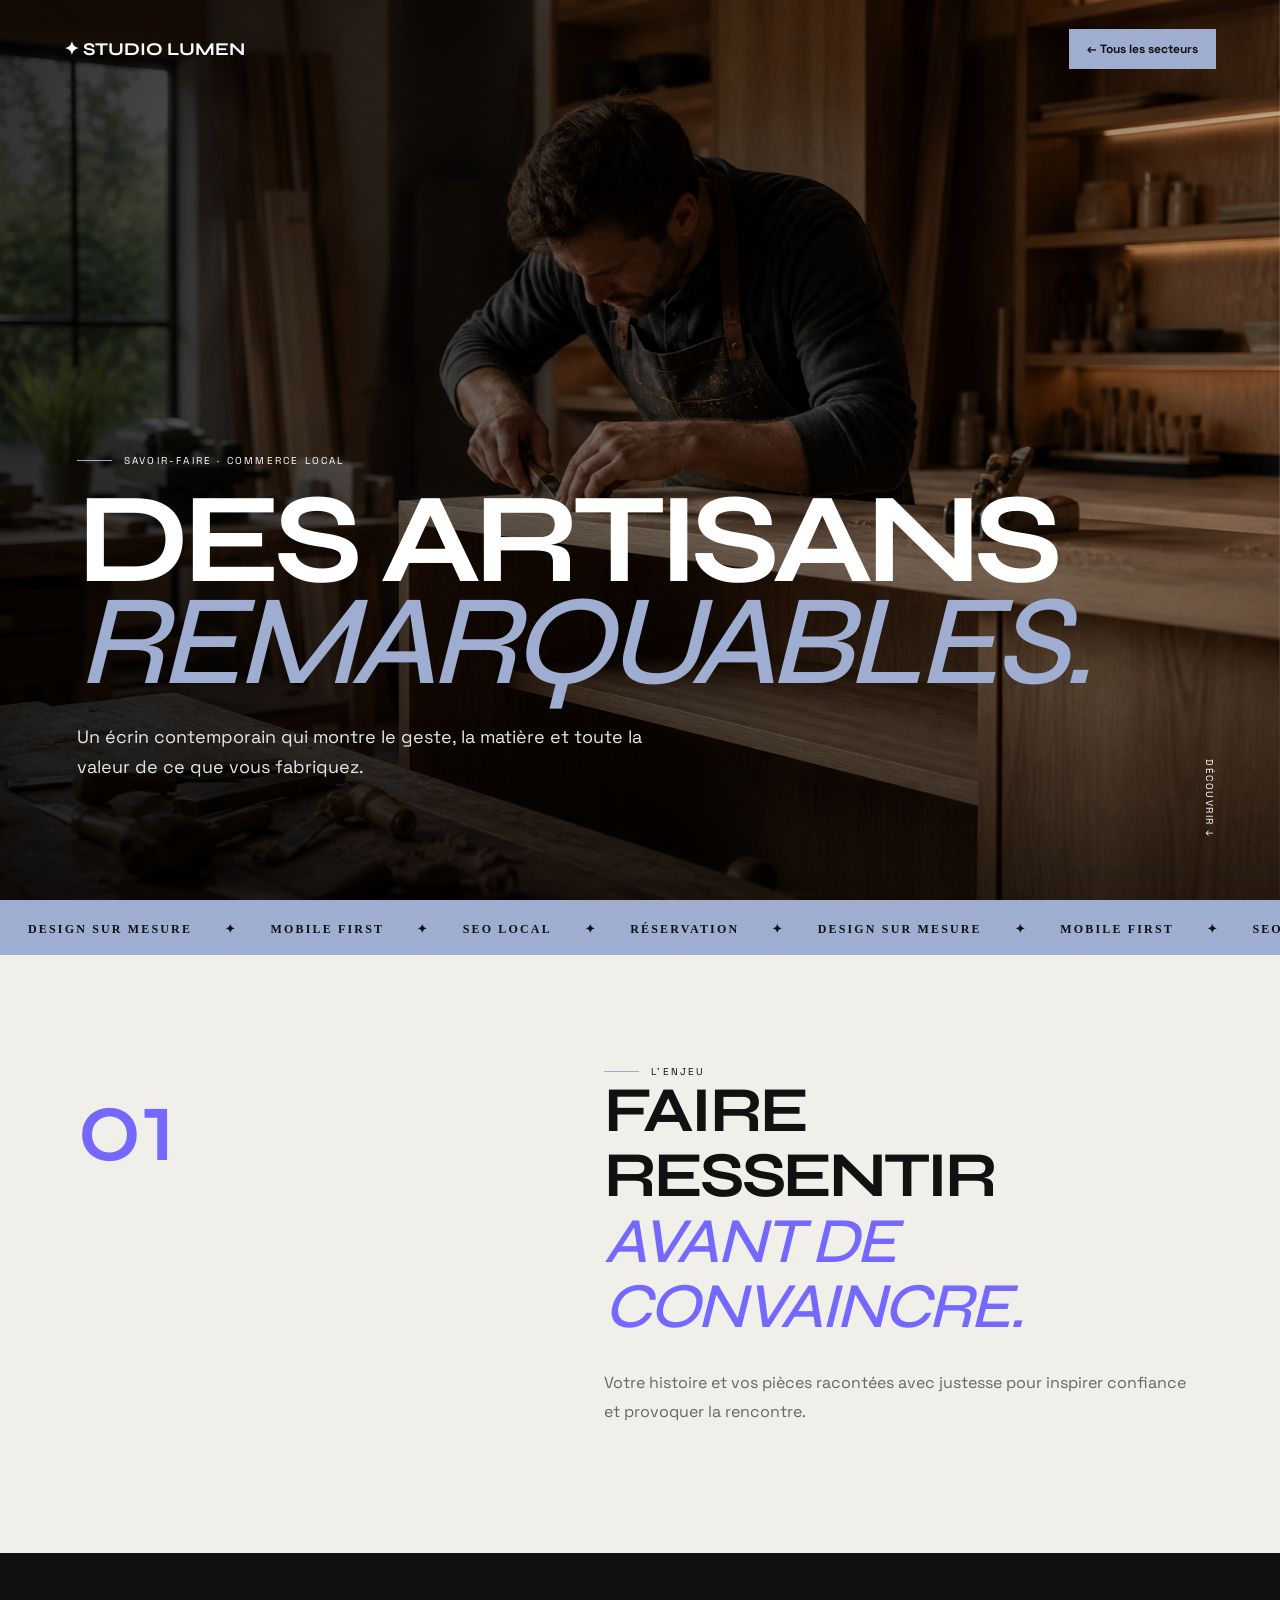
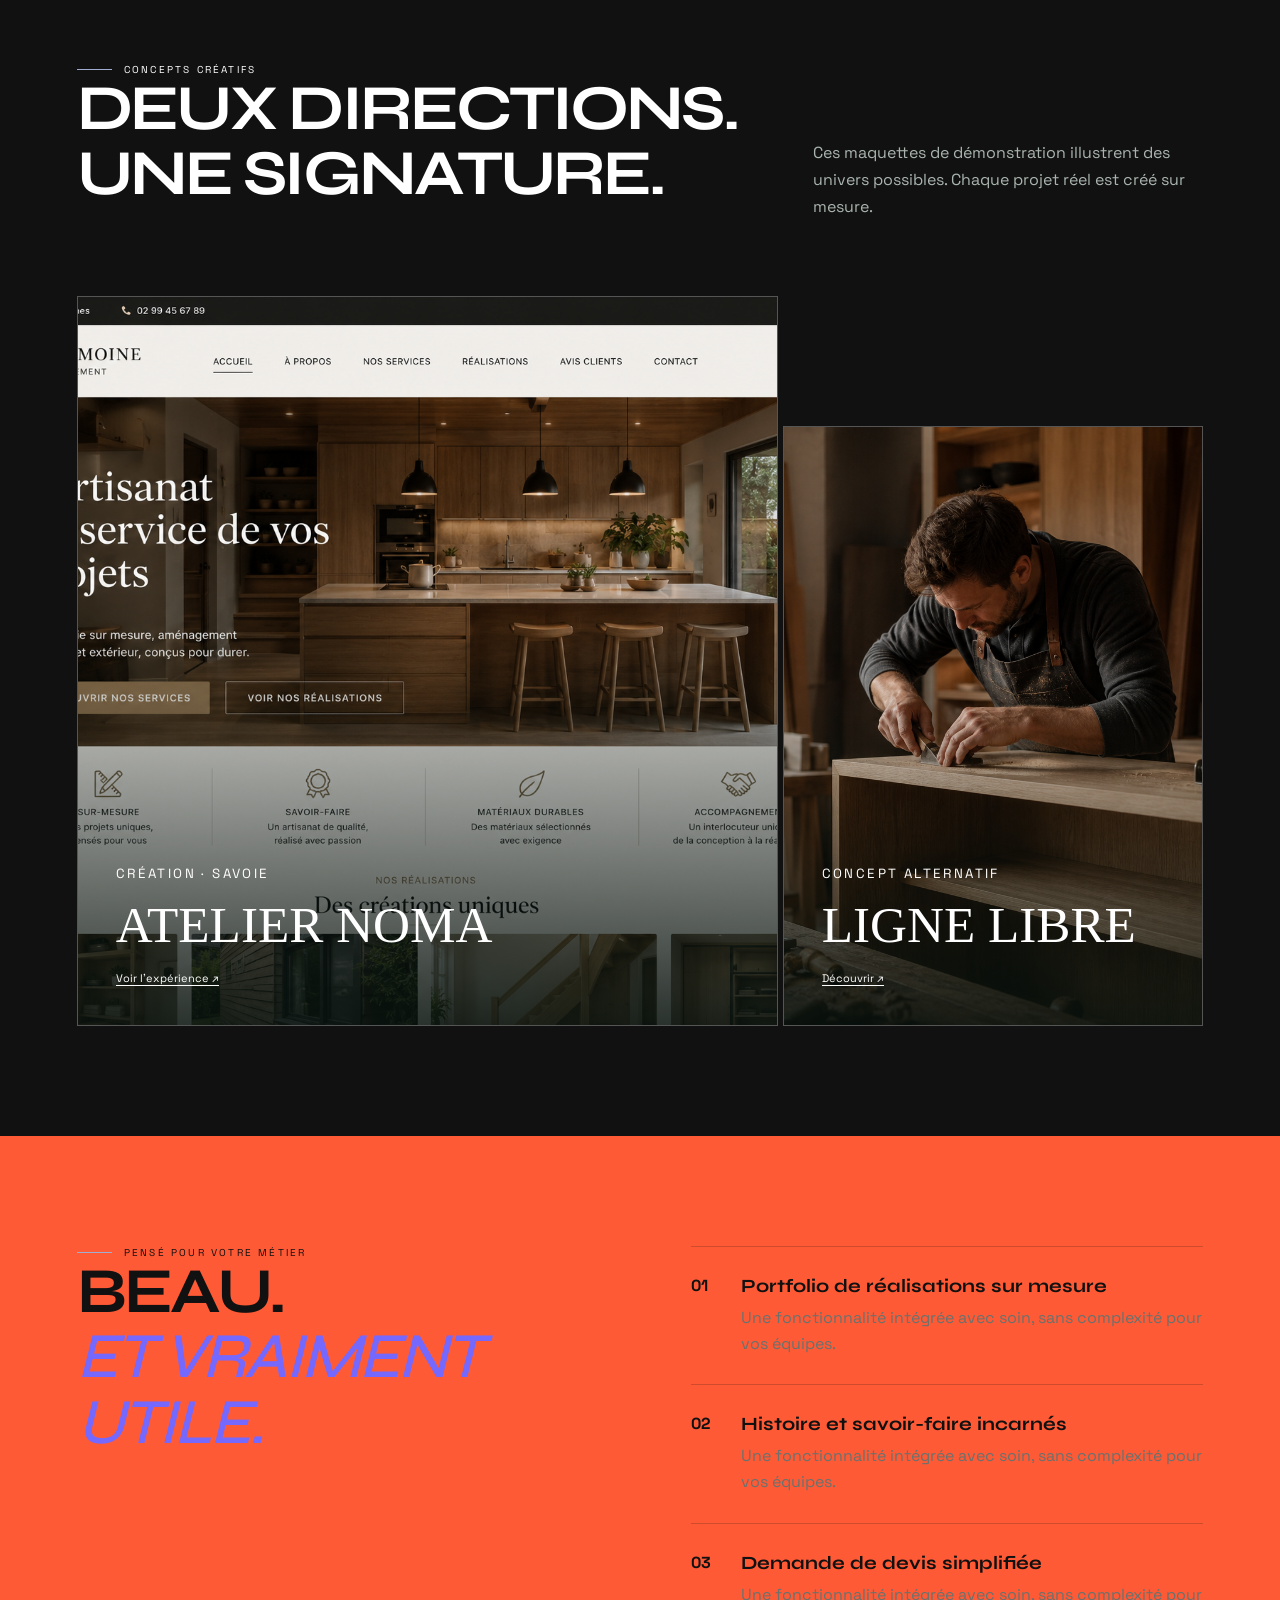
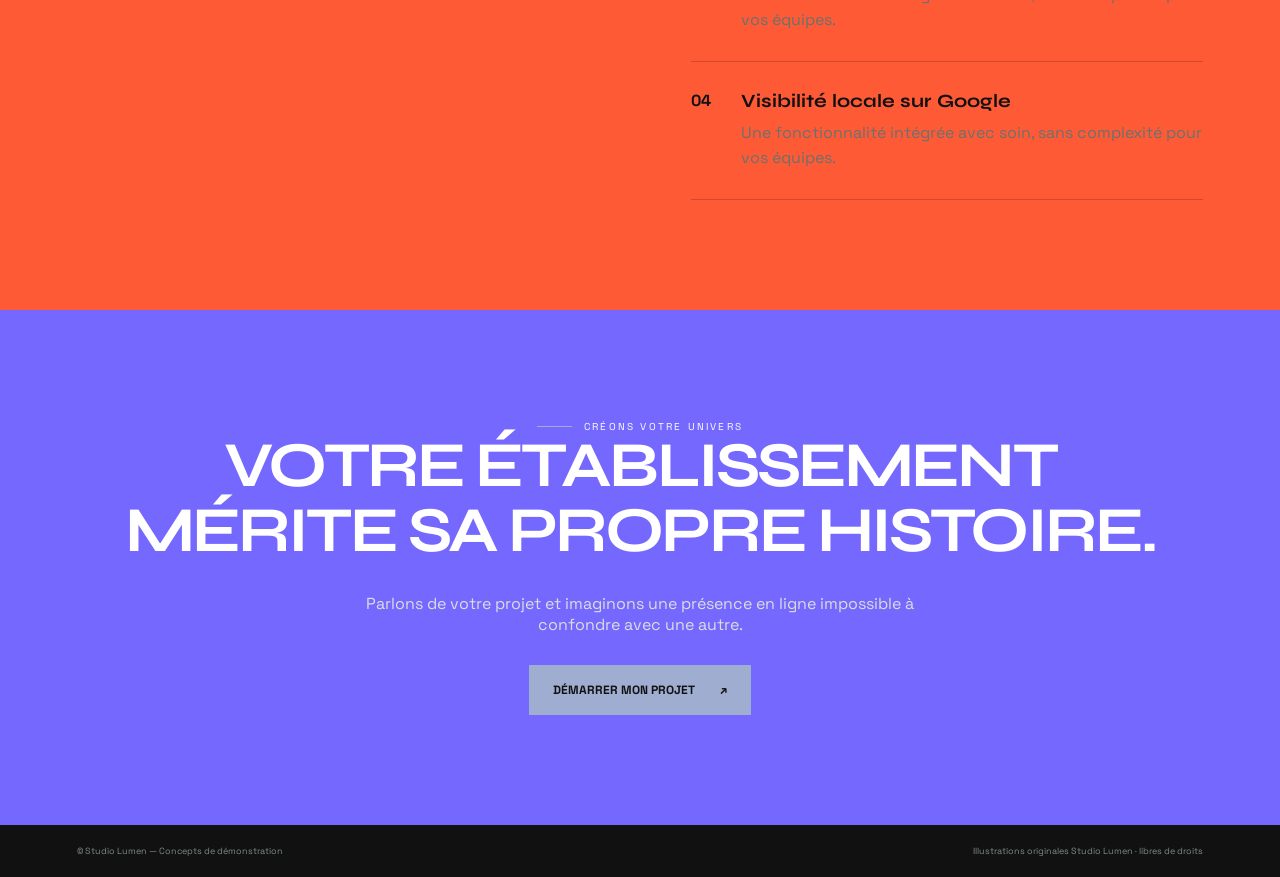
<file: secteurs/artisans.html>
<!doctype html><html lang="fr"><head><meta charset="UTF-8"><meta name="viewport" content="width=device-width,initial-scale=1"><meta name="description" content="Exemples et inspirations de sites web Studio Lumen pour Artisans."><title>Sites pour Artisans — Studio Lumen</title><link rel="preconnect" href="https://fonts.googleapis.com"><link rel="preconnect" href="https://fonts.gstatic.com" crossorigin><link href="https://fonts.googleapis.com/css2?family=Space+Grotesk:wght@400;500;600;700&family=Syne:wght@500;600;700;800&display=swap" rel="stylesheet"><link rel="stylesheet" href="../sector-page.css"></head><body><nav class="sector-nav"><a class="brand" href="../index.html">✦ Studio Lumen</a><a class="back" href="../index.html#secteurs">← Tous les secteurs</a></nav><main><section class="sector-hero"><img src="../assets/images/generated/artisan-menuisier-atelier.png" alt="Artisan menuisier travaillant une pièce de mobilier sur mesure"><div class="sector-hero-copy"><div class="kicker">SAVOIR-FAIRE · COMMERCE LOCAL</div><h1>Des Artisans<br><em>remarquables.</em></h1><p class="lead">Un écrin contemporain qui montre le geste, la matière et toute la valeur de ce que vous fabriquez.</p></div><span class="scroll">DÉCOUVRIR ↓</span></section><div class="marquee" aria-hidden="true"><div><span>DESIGN SUR MESURE</span> ✦ <span>MOBILE FIRST</span> ✦ <span>SEO LOCAL</span> ✦ <span>RÉSERVATION</span> ✦ <span>DESIGN SUR MESURE</span> ✦ <span>MOBILE FIRST</span> ✦ <span>SEO LOCAL</span> ✦ <span>RÉSERVATION</span> ✦ </div></div><section class="intro reveal"><div><span class="number">01</span></div><div><div class="kicker">L’ENJEU</div><h2>Faire ressentir<br><em>avant de convaincre.</em></h2><p>Votre histoire et vos pièces racontées avec justesse pour inspirer confiance et provoquer la rencontre.</p></div></section><section class="showcase"><div class="showcase-head reveal"><div><div class="kicker">CONCEPTS CRÉATIFS</div><h2>Deux directions.<br>Une signature.</h2></div><p>Ces maquettes de démonstration illustrent des univers possibles. Chaque projet réel est créé sur mesure.</p></div><div class="concepts"><article class="concept reveal"><img src="../assets/images/generated/artisan-commerce-atelier-lemoine-site.png" alt="Concept de site pour l’Atelier Lemoine" loading="lazy"><div class="concept-copy"><small>CRÉATION · SAVOIE</small><h3>Atelier Noma</h3><span>Voir l’expérience ↗</span></div></article><article class="concept reveal"><img src="../assets/images/generated/artisan-menuisier-atelier.png" alt="Savoir-faire d’un artisan menuisier dans son atelier" loading="lazy"><div class="concept-copy"><small>CONCEPT ALTERNATIF</small><h3>Ligne libre</h3><span>Découvrir ↗</span></div></article></div></section><section class="features"><div class="reveal"><div class="kicker">PENSÉ POUR VOTRE MÉTIER</div><h2>Beau.<br><em>Et vraiment utile.</em></h2></div><div class="feature-list"><article class="reveal"><span>01</span><div><h3>Portfolio de réalisations sur mesure</h3><p>Une fonctionnalité intégrée avec soin, sans complexité pour vos équipes.</p></div></article><article class="reveal"><span>02</span><div><h3>Histoire et savoir-faire incarnés</h3><p>Une fonctionnalité intégrée avec soin, sans complexité pour vos équipes.</p></div></article><article class="reveal"><span>03</span><div><h3>Demande de devis simplifiée</h3><p>Une fonctionnalité intégrée avec soin, sans complexité pour vos équipes.</p></div></article><article class="reveal"><span>04</span><div><h3>Visibilité locale sur Google</h3><p>Une fonctionnalité intégrée avec soin, sans complexité pour vos équipes.</p></div></article></div></section><section class="cta reveal"><div class="kicker" style="justify-content:center">CRÉONS VOTRE UNIVERS</div><h2>Votre établissement<br>mérite sa propre histoire.</h2><p>Parlons de votre projet et imaginons une présence en ligne impossible à confondre avec une autre.</p><a class="button" href="../index.html#contact">Démarrer mon projet <span>↗</span></a></section></main><footer class="credits"><span>© Studio Lumen — Concepts de démonstration</span><span>Illustrations originales Studio Lumen · libres de droits</span></footer><script src="../sector-page.js"></script></body></html>
</file>
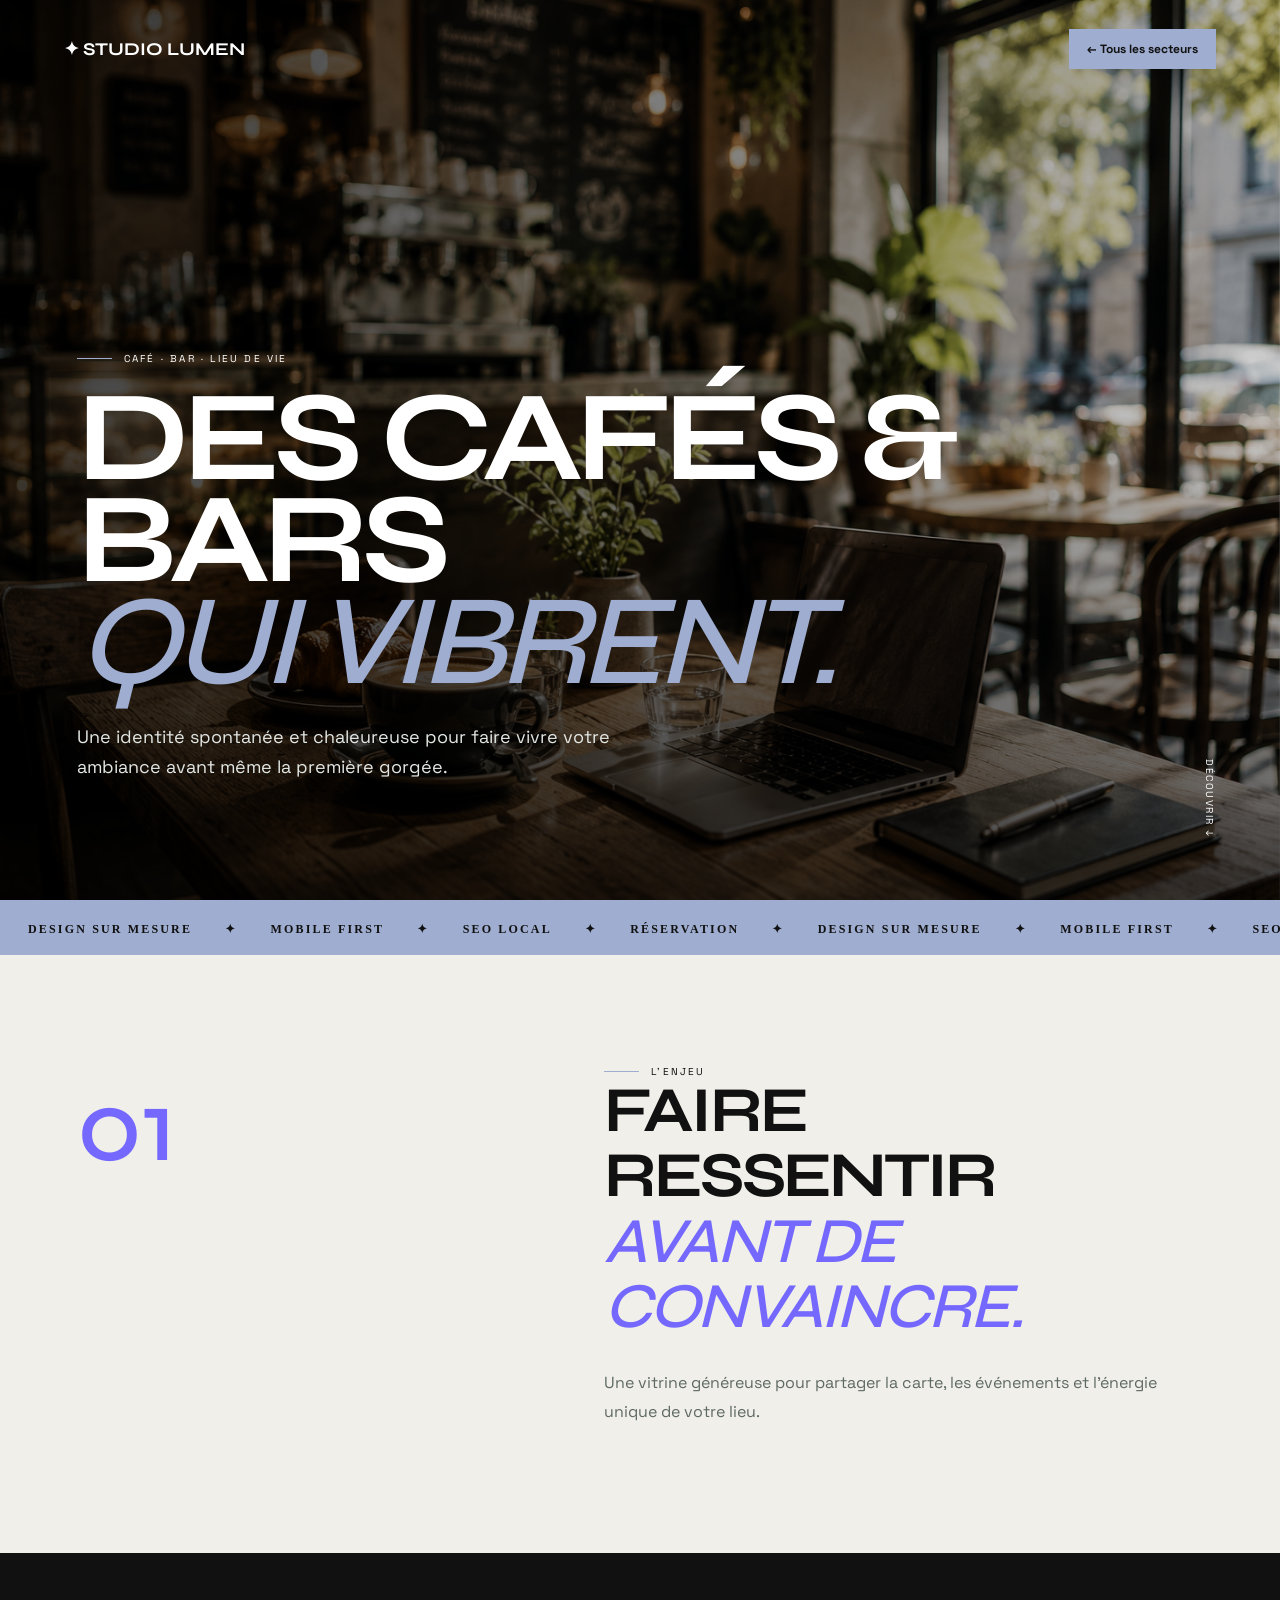
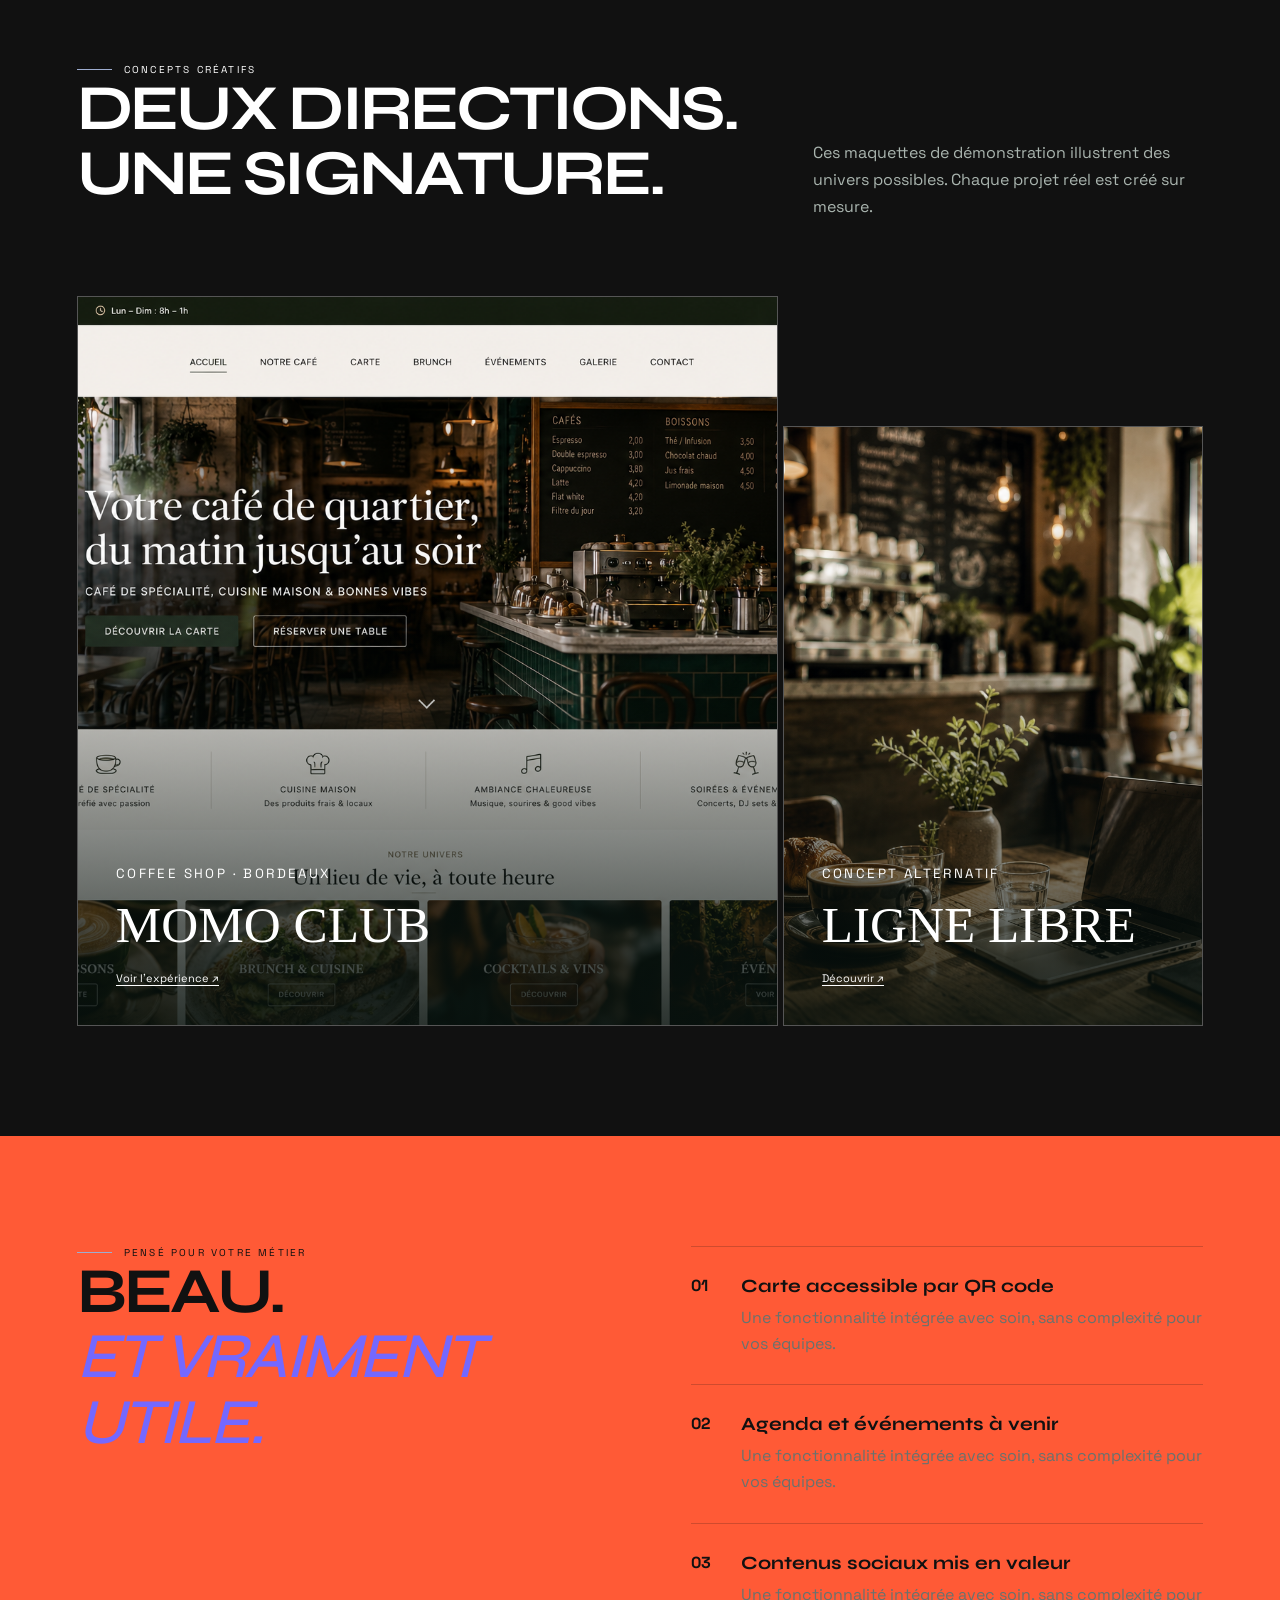
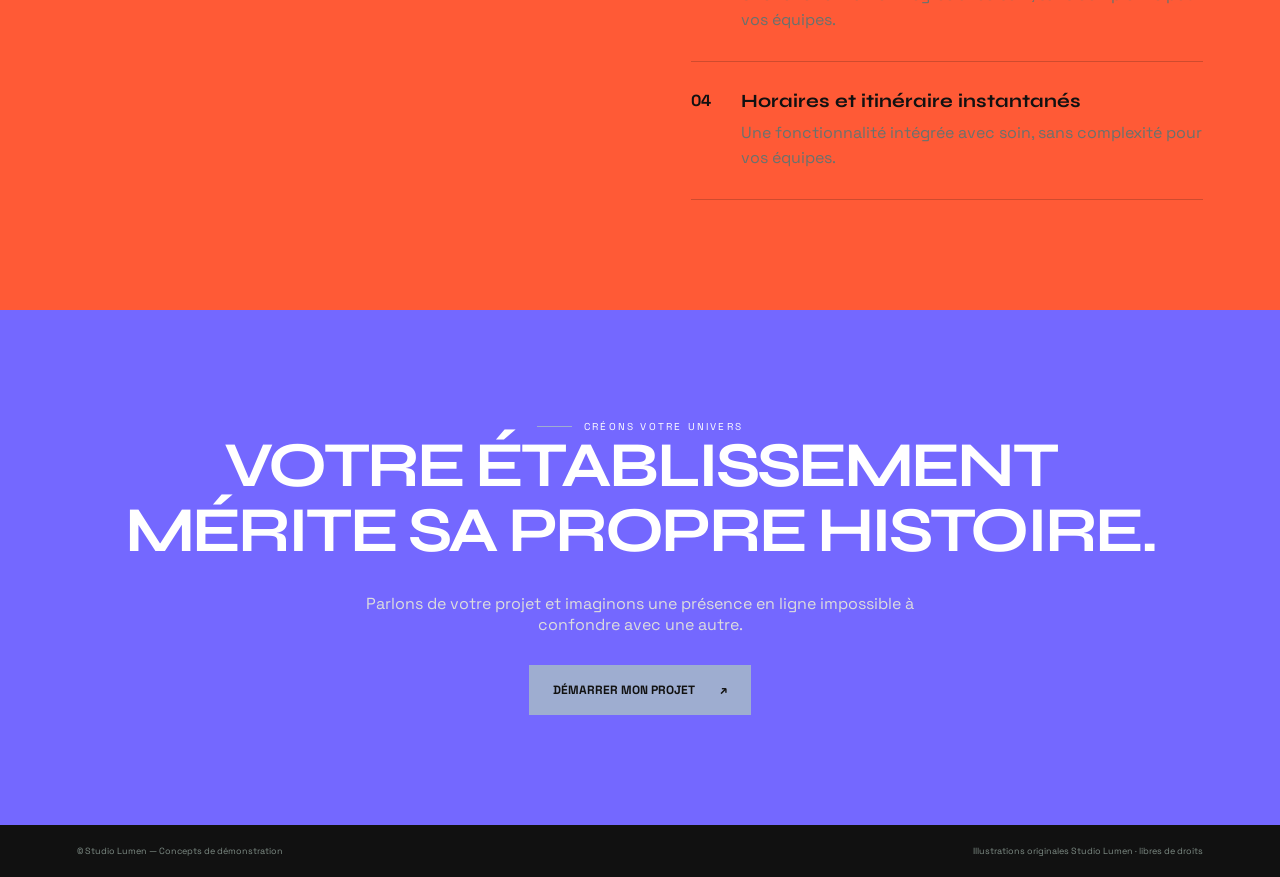
<file: secteurs/cafes.html>
<!doctype html><html lang="fr"><head><meta charset="UTF-8"><meta name="viewport" content="width=device-width,initial-scale=1"><meta name="description" content="Exemples et inspirations de sites web Studio Lumen pour Cafés & bars."><title>Sites pour Cafés & bars — Studio Lumen</title><link rel="preconnect" href="https://fonts.googleapis.com"><link rel="preconnect" href="https://fonts.gstatic.com" crossorigin><link href="https://fonts.googleapis.com/css2?family=Space+Grotesk:wght@400;500;600;700&family=Syne:wght@500;600;700;800&display=swap" rel="stylesheet"><link rel="stylesheet" href="../sector-page.css"></head><body><nav class="sector-nav"><a class="brand" href="../index.html">✦ Studio Lumen</a><a class="back" href="../index.html#secteurs">← Tous les secteurs</a></nav><main><section class="sector-hero"><img src="../assets/images/generated/cafe-espace-coworking.png" alt="Café chaleureux baigné de lumière naturelle"><div class="sector-hero-copy"><div class="kicker">CAFÉ · BAR · LIEU DE VIE</div><h1>Des Cafés & bars<br><em>qui vibrent.</em></h1><p class="lead">Une identité spontanée et chaleureuse pour faire vivre votre ambiance avant même la première gorgée.</p></div><span class="scroll">DÉCOUVRIR ↓</span></section><div class="marquee" aria-hidden="true"><div><span>DESIGN SUR MESURE</span> ✦ <span>MOBILE FIRST</span> ✦ <span>SEO LOCAL</span> ✦ <span>RÉSERVATION</span> ✦ <span>DESIGN SUR MESURE</span> ✦ <span>MOBILE FIRST</span> ✦ <span>SEO LOCAL</span> ✦ <span>RÉSERVATION</span> ✦ </div></div><section class="intro reveal"><div><span class="number">01</span></div><div><div class="kicker">L’ENJEU</div><h2>Faire ressentir<br><em>avant de convaincre.</em></h2><p>Une vitrine généreuse pour partager la carte, les événements et l’énergie unique de votre lieu.</p></div></section><section class="showcase"><div class="showcase-head reveal"><div><div class="kicker">CONCEPTS CRÉATIFS</div><h2>Deux directions.<br>Une signature.</h2></div><p>Ces maquettes de démonstration illustrent des univers possibles. Chaque projet réel est créé sur mesure.</p></div><div class="concepts"><article class="concept reveal"><img src="../assets/images/generated/cafe-bar-cafe-paul-site.png" alt="Concept de site pour un café et bar parisien" loading="lazy"><div class="concept-copy"><small>COFFEE SHOP · BORDEAUX</small><h3>Momo Club</h3><span>Voir l’expérience ↗</span></div></article><article class="concept reveal"><img src="../assets/images/generated/cafe-espace-coworking.png" alt="Ambiance conviviale d’un café avec espace de travail" loading="lazy"><div class="concept-copy"><small>CONCEPT ALTERNATIF</small><h3>Ligne libre</h3><span>Découvrir ↗</span></div></article></div></section><section class="features"><div class="reveal"><div class="kicker">PENSÉ POUR VOTRE MÉTIER</div><h2>Beau.<br><em>Et vraiment utile.</em></h2></div><div class="feature-list"><article class="reveal"><span>01</span><div><h3>Carte accessible par QR code</h3><p>Une fonctionnalité intégrée avec soin, sans complexité pour vos équipes.</p></div></article><article class="reveal"><span>02</span><div><h3>Agenda et événements à venir</h3><p>Une fonctionnalité intégrée avec soin, sans complexité pour vos équipes.</p></div></article><article class="reveal"><span>03</span><div><h3>Contenus sociaux mis en valeur</h3><p>Une fonctionnalité intégrée avec soin, sans complexité pour vos équipes.</p></div></article><article class="reveal"><span>04</span><div><h3>Horaires et itinéraire instantanés</h3><p>Une fonctionnalité intégrée avec soin, sans complexité pour vos équipes.</p></div></article></div></section><section class="cta reveal"><div class="kicker" style="justify-content:center">CRÉONS VOTRE UNIVERS</div><h2>Votre établissement<br>mérite sa propre histoire.</h2><p>Parlons de votre projet et imaginons une présence en ligne impossible à confondre avec une autre.</p><a class="button" href="../index.html#contact">Démarrer mon projet <span>↗</span></a></section></main><footer class="credits"><span>© Studio Lumen — Concepts de démonstration</span><span>Illustrations originales Studio Lumen · libres de droits</span></footer><script src="../sector-page.js"></script></body></html>
</file>
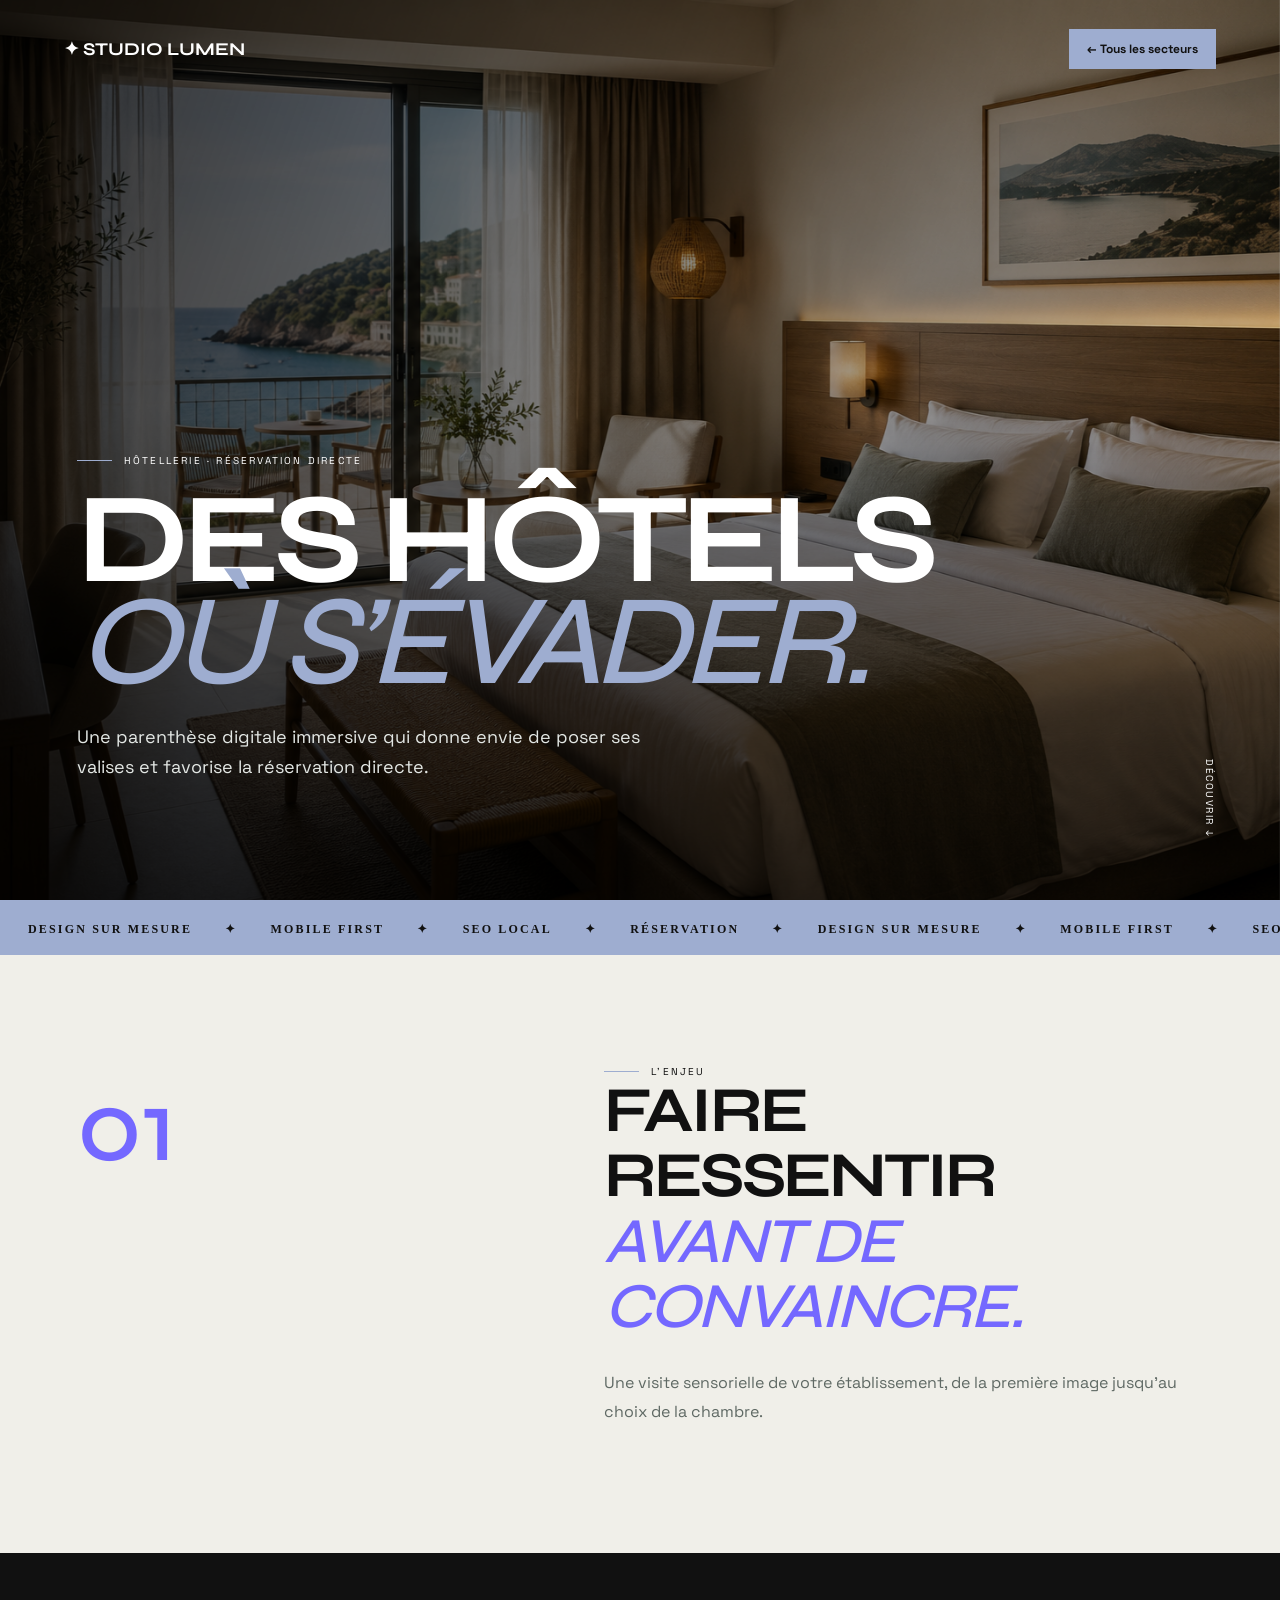
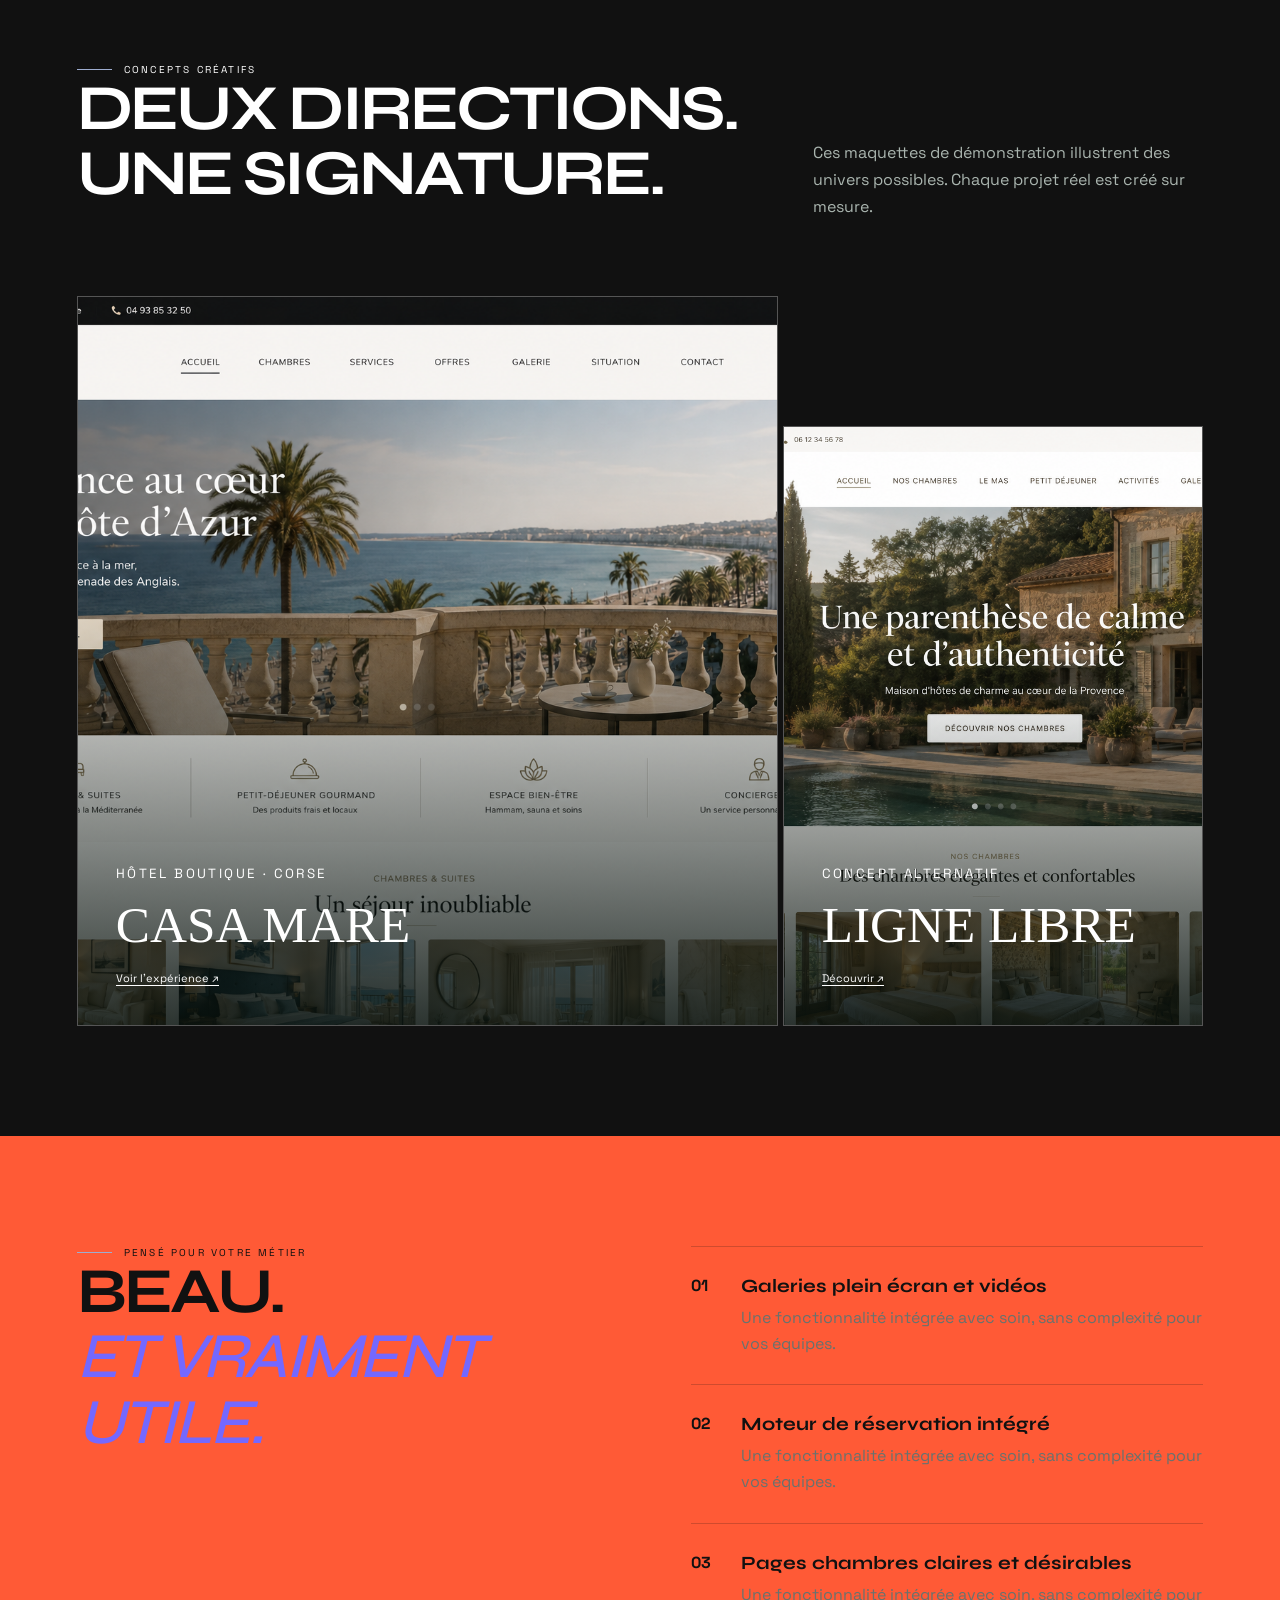
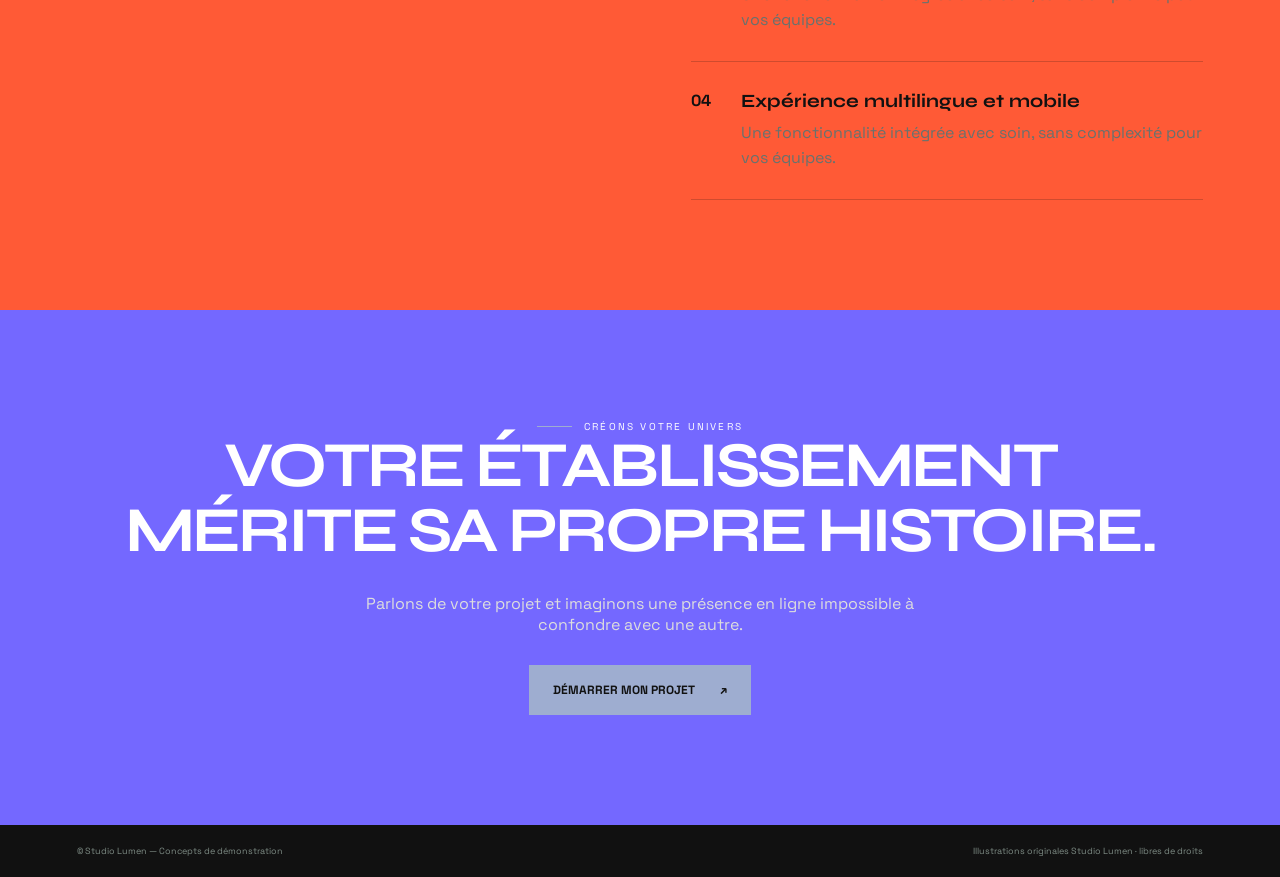
<file: secteurs/hotels.html>
<!doctype html><html lang="fr"><head><meta charset="UTF-8"><meta name="viewport" content="width=device-width,initial-scale=1"><meta name="description" content="Exemples et inspirations de sites web Studio Lumen pour Hôtels."><title>Sites pour Hôtels — Studio Lumen</title><link rel="preconnect" href="https://fonts.googleapis.com"><link rel="preconnect" href="https://fonts.gstatic.com" crossorigin><link href="https://fonts.googleapis.com/css2?family=Space+Grotesk:wght@400;500;600;700&family=Syne:wght@500;600;700;800&display=swap" rel="stylesheet"><link rel="stylesheet" href="../sector-page.css"></head><body><nav class="sector-nav"><a class="brand" href="../index.html">✦ Studio Lumen</a><a class="back" href="../index.html#secteurs">← Tous les secteurs</a></nav><main><section class="sector-hero"><img src="../assets/images/generated/hotel-chambre-vue-mer.png" alt="Chambre d’hôtel élégante avec vue sur la mer"><div class="sector-hero-copy"><div class="kicker">HÔTELLERIE · RÉSERVATION DIRECTE</div><h1>Des Hôtels<br><em>où s’évader.</em></h1><p class="lead">Une parenthèse digitale immersive qui donne envie de poser ses valises et favorise la réservation directe.</p></div><span class="scroll">DÉCOUVRIR ↓</span></section><div class="marquee" aria-hidden="true"><div><span>DESIGN SUR MESURE</span> ✦ <span>MOBILE FIRST</span> ✦ <span>SEO LOCAL</span> ✦ <span>RÉSERVATION</span> ✦ <span>DESIGN SUR MESURE</span> ✦ <span>MOBILE FIRST</span> ✦ <span>SEO LOCAL</span> ✦ <span>RÉSERVATION</span> ✦ </div></div><section class="intro reveal"><div><span class="number">01</span></div><div><div class="kicker">L’ENJEU</div><h2>Faire ressentir<br><em>avant de convaincre.</em></h2><p>Une visite sensorielle de votre établissement, de la première image jusqu’au choix de la chambre.</p></div></section><section class="showcase"><div class="showcase-head reveal"><div><div class="kicker">CONCEPTS CRÉATIFS</div><h2>Deux directions.<br>Une signature.</h2></div><p>Ces maquettes de démonstration illustrent des univers possibles. Chaque projet réel est créé sur mesure.</p></div><div class="concepts"><article class="concept reveal"><img src="../assets/images/generated/hotel-riviera-nice-site.png" alt="Concept de site pour l’Hôtel Riviera à Nice" loading="lazy"><div class="concept-copy"><small>HÔTEL BOUTIQUE · CORSE</small><h3>Casa Mare</h3><span>Voir l’expérience ↗</span></div></article><article class="concept reveal"><img src="../assets/images/generated/maison-hotes-mas-olivier-site.png" alt="Concept de site pour une maison d’hôtes en Provence" loading="lazy"><div class="concept-copy"><small>CONCEPT ALTERNATIF</small><h3>Ligne libre</h3><span>Découvrir ↗</span></div></article></div></section><section class="features"><div class="reveal"><div class="kicker">PENSÉ POUR VOTRE MÉTIER</div><h2>Beau.<br><em>Et vraiment utile.</em></h2></div><div class="feature-list"><article class="reveal"><span>01</span><div><h3>Galeries plein écran et vidéos</h3><p>Une fonctionnalité intégrée avec soin, sans complexité pour vos équipes.</p></div></article><article class="reveal"><span>02</span><div><h3>Moteur de réservation intégré</h3><p>Une fonctionnalité intégrée avec soin, sans complexité pour vos équipes.</p></div></article><article class="reveal"><span>03</span><div><h3>Pages chambres claires et désirables</h3><p>Une fonctionnalité intégrée avec soin, sans complexité pour vos équipes.</p></div></article><article class="reveal"><span>04</span><div><h3>Expérience multilingue et mobile</h3><p>Une fonctionnalité intégrée avec soin, sans complexité pour vos équipes.</p></div></article></div></section><section class="cta reveal"><div class="kicker" style="justify-content:center">CRÉONS VOTRE UNIVERS</div><h2>Votre établissement<br>mérite sa propre histoire.</h2><p>Parlons de votre projet et imaginons une présence en ligne impossible à confondre avec une autre.</p><a class="button" href="../index.html#contact">Démarrer mon projet <span>↗</span></a></section></main><footer class="credits"><span>© Studio Lumen — Concepts de démonstration</span><span>Illustrations originales Studio Lumen · libres de droits</span></footer><script src="../sector-page.js"></script></body></html>
</file>
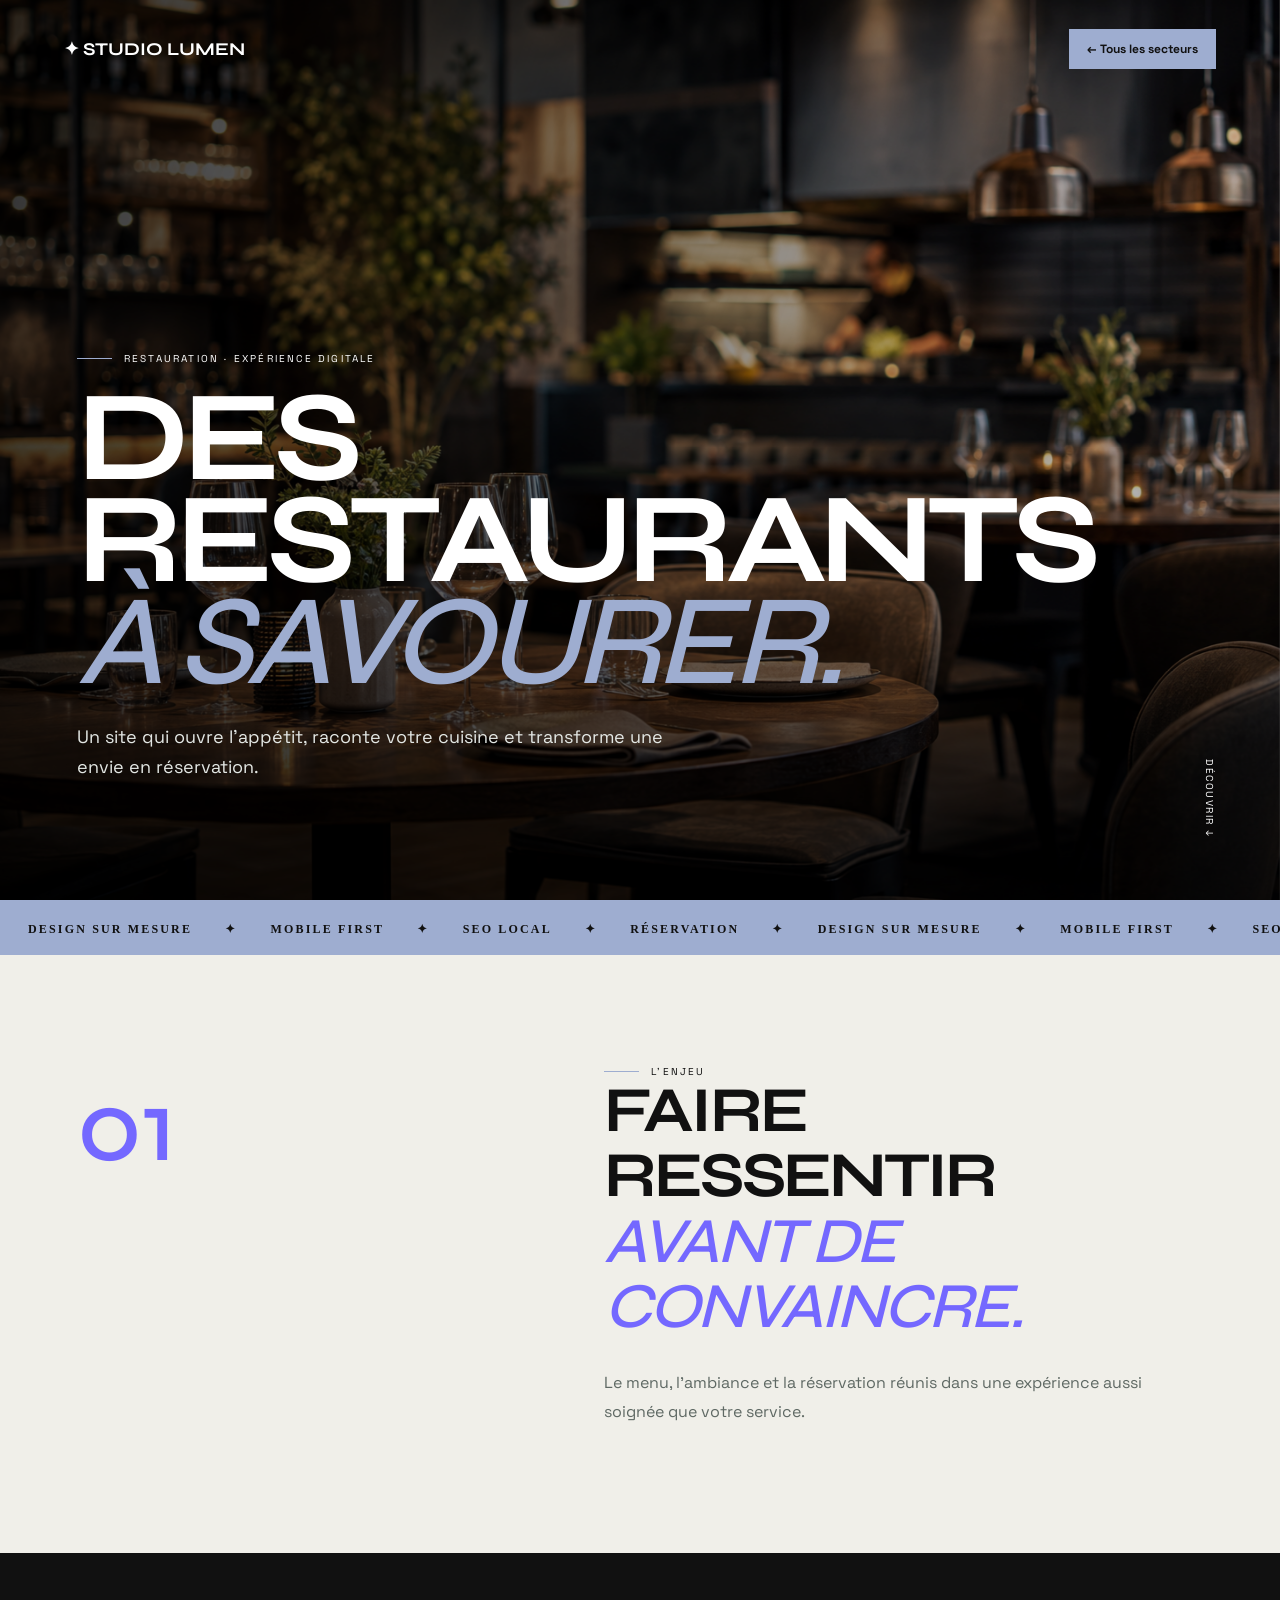
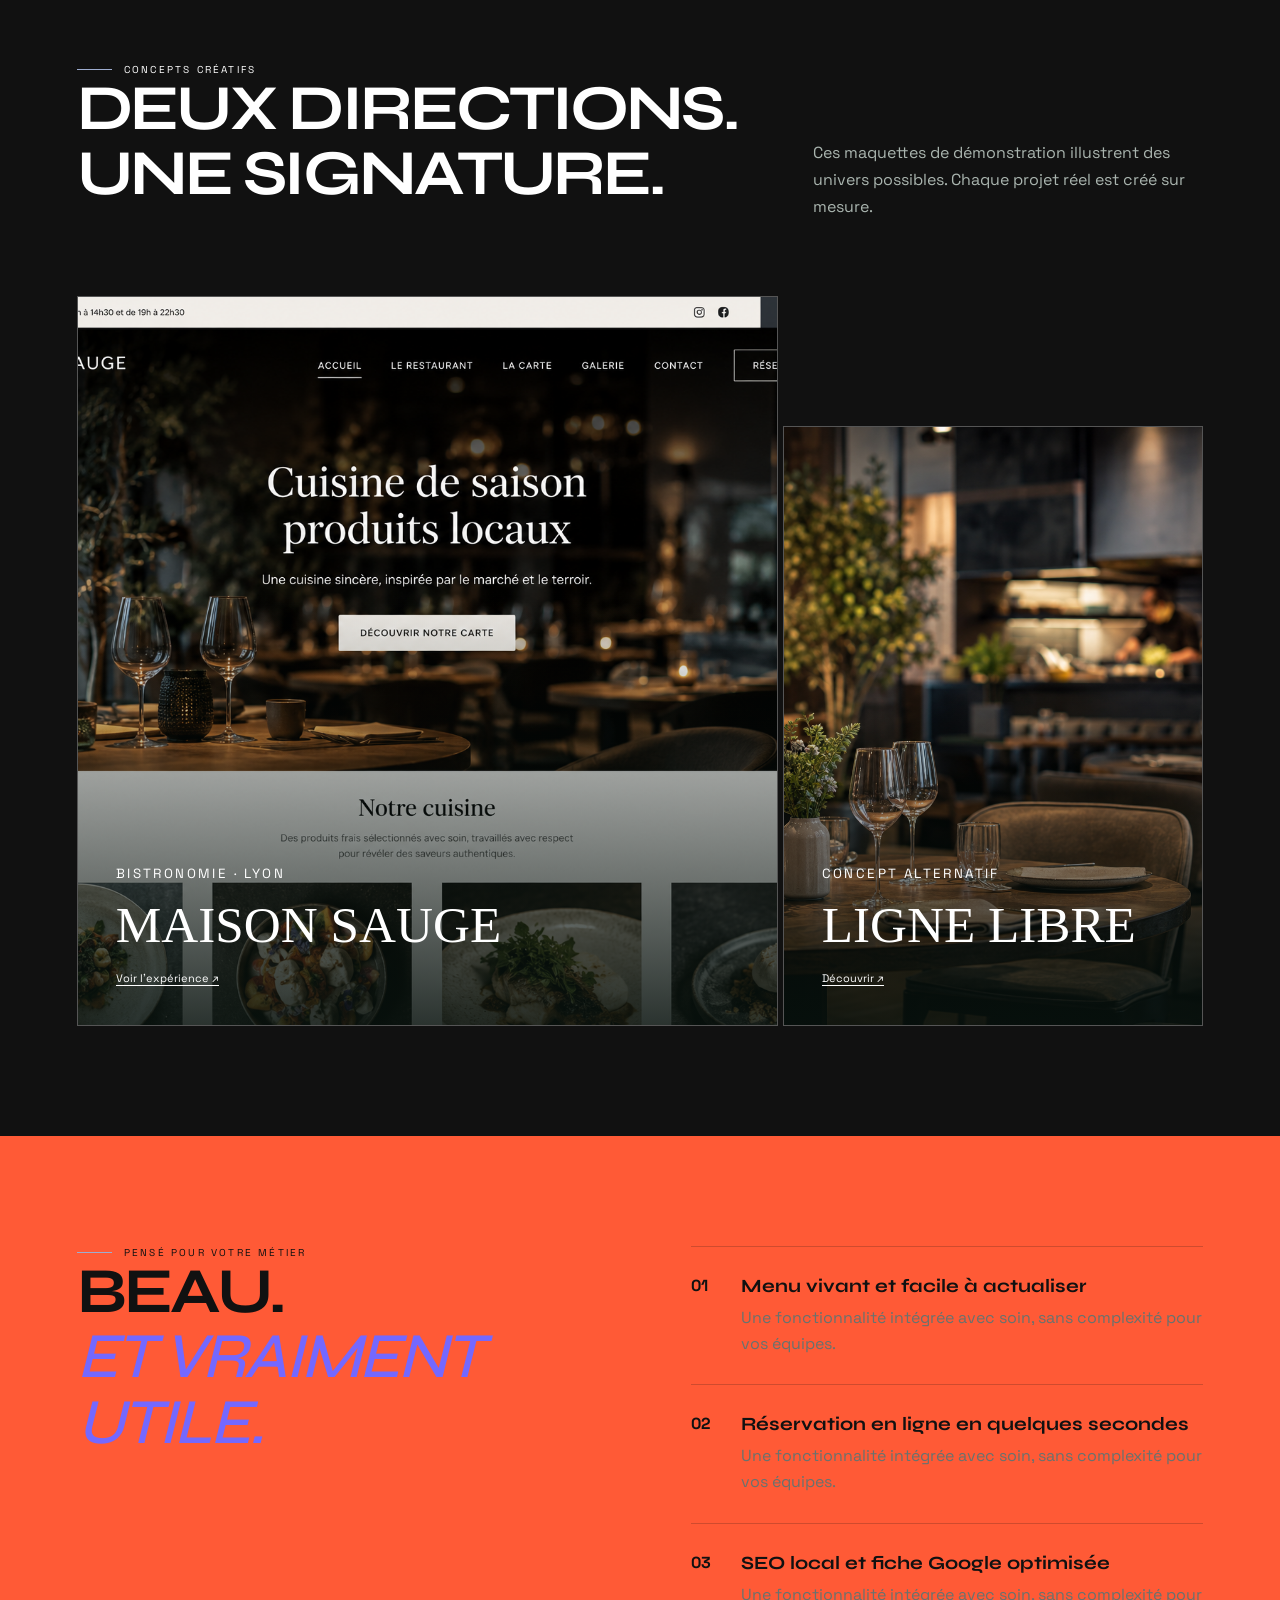
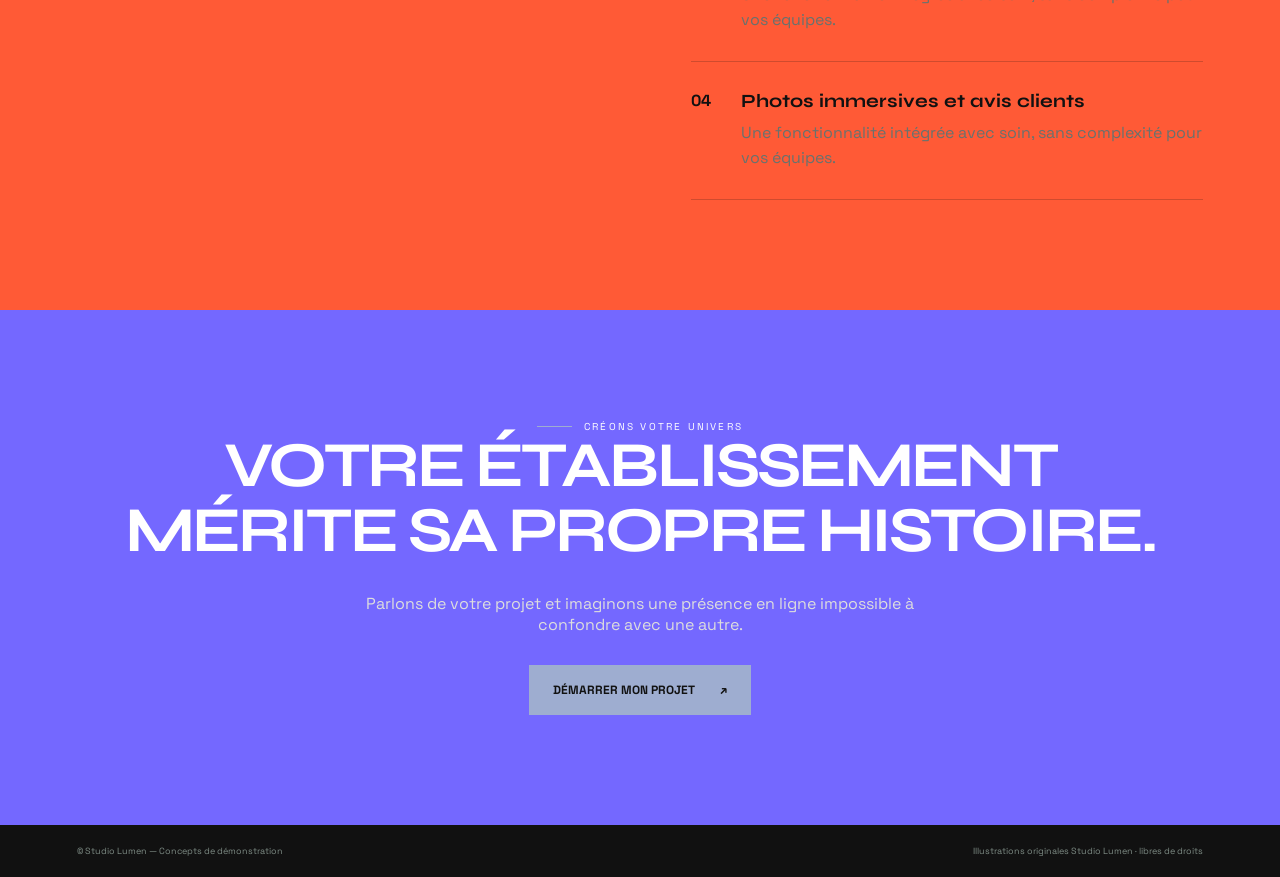
<file: secteurs/restaurants.html>
<!doctype html><html lang="fr"><head><meta charset="UTF-8"><meta name="viewport" content="width=device-width,initial-scale=1"><meta name="description" content="Exemples et inspirations de sites web Studio Lumen pour Restaurants."><title>Sites pour Restaurants — Studio Lumen</title><link rel="preconnect" href="https://fonts.googleapis.com"><link rel="preconnect" href="https://fonts.gstatic.com" crossorigin><link href="https://fonts.googleapis.com/css2?family=Space+Grotesk:wght@400;500;600;700&family=Syne:wght@500;600;700;800&display=swap" rel="stylesheet"><link rel="stylesheet" href="../sector-page.css"></head><body><nav class="sector-nav"><a class="brand" href="../index.html">✦ Studio Lumen</a><a class="back" href="../index.html#secteurs">← Tous les secteurs</a></nav><main><section class="sector-hero"><img src="../assets/images/generated/restaurant-interieur-premium.png" alt="Salle élégante d’un restaurant gastronomique"><div class="sector-hero-copy"><div class="kicker">RESTAURATION · EXPÉRIENCE DIGITALE</div><h1>Des Restaurants<br><em>à savourer.</em></h1><p class="lead">Un site qui ouvre l’appétit, raconte votre cuisine et transforme une envie en réservation.</p></div><span class="scroll">DÉCOUVRIR ↓</span></section><div class="marquee" aria-hidden="true"><div><span>DESIGN SUR MESURE</span> ✦ <span>MOBILE FIRST</span> ✦ <span>SEO LOCAL</span> ✦ <span>RÉSERVATION</span> ✦ <span>DESIGN SUR MESURE</span> ✦ <span>MOBILE FIRST</span> ✦ <span>SEO LOCAL</span> ✦ <span>RÉSERVATION</span> ✦ </div></div><section class="intro reveal"><div><span class="number">01</span></div><div><div class="kicker">L’ENJEU</div><h2>Faire ressentir<br><em>avant de convaincre.</em></h2><p>Le menu, l’ambiance et la réservation réunis dans une expérience aussi soignée que votre service.</p></div></section><section class="showcase"><div class="showcase-head reveal"><div><div class="kicker">CONCEPTS CRÉATIFS</div><h2>Deux directions.<br>Une signature.</h2></div><p>Ces maquettes de démonstration illustrent des univers possibles. Chaque projet réel est créé sur mesure.</p></div><div class="concepts"><article class="concept reveal"><img src="../assets/images/generated/restaurant-maison-sauge-site.png" alt="Concept de site Maison Sauge" loading="lazy"><div class="concept-copy"><small>BISTRONOMIE · LYON</small><h3>Maison Sauge</h3><span>Voir l’expérience ↗</span></div></article><article class="concept reveal"><img src="../assets/images/generated/restaurant-interieur-premium.png" alt="Ambiance intérieure d’un restaurant premium" loading="lazy"><div class="concept-copy"><small>CONCEPT ALTERNATIF</small><h3>Ligne libre</h3><span>Découvrir ↗</span></div></article></div></section><section class="features"><div class="reveal"><div class="kicker">PENSÉ POUR VOTRE MÉTIER</div><h2>Beau.<br><em>Et vraiment utile.</em></h2></div><div class="feature-list"><article class="reveal"><span>01</span><div><h3>Menu vivant et facile à actualiser</h3><p>Une fonctionnalité intégrée avec soin, sans complexité pour vos équipes.</p></div></article><article class="reveal"><span>02</span><div><h3>Réservation en ligne en quelques secondes</h3><p>Une fonctionnalité intégrée avec soin, sans complexité pour vos équipes.</p></div></article><article class="reveal"><span>03</span><div><h3>SEO local et fiche Google optimisée</h3><p>Une fonctionnalité intégrée avec soin, sans complexité pour vos équipes.</p></div></article><article class="reveal"><span>04</span><div><h3>Photos immersives et avis clients</h3><p>Une fonctionnalité intégrée avec soin, sans complexité pour vos équipes.</p></div></article></div></section><section class="cta reveal"><div class="kicker" style="justify-content:center">CRÉONS VOTRE UNIVERS</div><h2>Votre établissement<br>mérite sa propre histoire.</h2><p>Parlons de votre projet et imaginons une présence en ligne impossible à confondre avec une autre.</p><a class="button" href="../index.html#contact">Démarrer mon projet <span>↗</span></a></section></main><footer class="credits"><span>© Studio Lumen — Concepts de démonstration</span><span>Illustrations originales Studio Lumen · libres de droits</span></footer><script src="../sector-page.js"></script></body></html>
</file>
<file: styles.css>
:root{--ink:#17231f;--cream:#f5f3ed;--white:#fff;--sage:#dce4da;--coral:#e8654f;--line:#d8d9d2;--muted:#66706b}*{box-sizing:border-box}html{scroll-behavior:smooth}body{margin:0;background:var(--cream);color:var(--ink);font-family:'DM Sans',sans-serif;font-size:16px;line-height:1.5}h1,h2,h3,p{margin-top:0}h1,h2,h3,.brand{font-family:Manrope,sans-serif}h1{font-size:clamp(3.4rem,6.2vw,6.4rem);line-height:.98;letter-spacing:-.065em;margin-bottom:30px}h2{font-size:clamp(2.5rem,4.2vw,4.6rem);line-height:1.08;letter-spacing:-.055em}h2 em,h1 em{font-family:Georgia,serif;font-weight:400;color:var(--coral)}a{color:inherit;text-decoration:none}.section-pad{padding:120px max(5vw,24px)}.nav-wrap{height:82px;padding:0 max(4vw,24px);display:flex;align-items:center;gap:38px;border-bottom:1px solid rgba(23,35,31,.11);position:absolute;width:100%;z-index:10}.brand{display:flex;align-items:center;gap:11px;font-size:18px;font-weight:700;white-space:nowrap}.brand-mark{display:grid;place-items:center;width:31px;height:31px;background:var(--ink);color:white;border-radius:50%;font-family:Georgia,serif;font-style:italic}.nav-links{display:flex;gap:28px;margin-left:auto;font-size:14px;font-weight:500}.nav-links a:hover{color:var(--coral)}.btn{display:inline-flex;align-items:center;justify-content:center;gap:28px;padding:15px 20px;border:none;font:600 14px 'DM Sans';transition:.25s;cursor:pointer}.btn span{font-size:18px}.btn-dark{background:var(--ink);color:white}.btn-dark:hover{background:#293b34}.btn-coral{background:var(--coral);color:white}.btn-coral:hover{background:#ce513d;transform:translateY(-2px)}.btn-light{background:white;color:var(--ink)}.menu-toggle{display:none}.hero{min-height:780px;padding:170px max(5vw,24px) 0;display:grid;grid-template-columns:48% 52%;position:relative;overflow:hidden}.hero-copy{z-index:2;max-width:730px}.eyebrow{text-transform:uppercase;font-weight:700;font-size:11px;letter-spacing:.18em;margin-bottom:28px;display:flex;align-items:center;gap:10px}.eyebrow>span{width:24px;height:1px;background:var(--coral)}.hero-copy>p{max-width:600px;color:var(--muted);font-size:19px;line-height:1.7}.hero-actions{display:flex;align-items:center;gap:35px;margin-top:35px}.text-link{font-weight:700;font-size:14px;border-bottom:1px solid var(--ink);padding-bottom:5px}.text-link span{margin-left:15px}.trust-row{display:flex;gap:18px;align-items:center;margin-top:56px}.trust-row p{font-size:12px;margin:0}.avatars{display:flex}.avatars span{width:36px;height:36px;border-radius:50%;display:grid;place-items:center;background:#aebcb4;color:white;font-size:10px;border:2px solid var(--cream);margin-left:-8px}.avatars span:first-child{margin:0;background:#be836b}.avatars span:last-child{background:#71857b}.hero-visual{position:relative;min-height:575px}.glow{position:absolute;width:650px;height:650px;border-radius:50%;background:#dfe6dc;top:-80px;left:10%}.browser{background:white;border-radius:9px;box-shadow:0 30px 70px rgba(28,47,39,.18);overflow:hidden}.main-browser{position:absolute;width:min(680px,94%);top:15px;left:5%;transform:rotate(2deg)}.browser-bar{height:32px;display:flex;align-items:center;padding:0 12px;gap:5px}.browser-bar i{width:6px;height:6px;border-radius:50%;background:#d5d5d5}.browser-bar span{background:#f3f3f1;border-radius:10px;padding:2px 50px;font-size:6px;margin:auto;color:#999}.mock-restaurant{height:425px;padding:22px 31px;background:linear-gradient(90deg,rgba(13,31,24,.88),rgba(13,31,24,.2)),url('assets/images/restaurant.svg') center/cover;color:white}.mock-nav{display:flex;justify-content:space-between;align-items:center;font-size:8px}.mock-nav b{font-family:Georgia,serif;font-size:16px}.mock-content{margin-top:90px}.mock-content small{font-size:7px;letter-spacing:.2em}.mock-content h2{font-family:Georgia,serif;font-size:47px;letter-spacing:-.03em;margin:11px 0 22px}.mock-content button{background:#e6ba79;border:0;padding:11px 17px;font-size:7px}.mini-card{position:absolute;background:white;box-shadow:0 20px 50px rgba(28,47,39,.2);z-index:3}.stat-card{width:260px;right:-3%;bottom:35px;padding:17px;display:grid;grid-template-columns:36px 1fr 90px;align-items:center}.stat-icon{background:#e5eee7;border-radius:50%;width:30px;height:30px;display:grid;place-items:center;color:#4f8068}.stat-card small{display:block;font-size:8px;color:#888}.stat-card strong{font-size:18px}.stat-card svg{width:90px}.stat-card path{fill:none;stroke:#55a87a;stroke-width:2}.mobile-card{width:150px;height:255px;left:-2%;bottom:0;padding:14px;color:white;background:#1e2924;transform:rotate(-4deg)}.mobile-top{font:8px Georgia;display:flex;justify-content:space-between}.mobile-img{height:105px;margin:13px -14px;background:url('assets/images/hotel.svg') center/cover}.mobile-card b{font:17px Georgia}.mobile-card small{display:block;margin-top:16px;font-size:6px;text-decoration:underline}.hero-bottom{position:absolute;bottom:0;left:0;right:0;padding:20px 5vw;background:var(--ink);color:white;display:flex;justify-content:space-around;text-transform:uppercase;font-size:10px;letter-spacing:.14em}.hero-bottom span:before{content:'✦';color:var(--coral);margin-right:20px}.section-head{display:flex;justify-content:space-between;align-items:end;margin-bottom:60px;gap:50px}.section-head h2{margin-bottom:0}.section-head>p{max-width:430px;color:var(--muted);line-height:1.8}.benefit-grid{display:grid;grid-template-columns:repeat(3,1fr);border-top:1px solid var(--line);border-left:1px solid var(--line)}.benefit{min-height:300px;padding:35px;border-right:1px solid var(--line);border-bottom:1px solid var(--line);position:relative}.benefit.featured{grid-row:span 2;min-height:600px;background:var(--sage)}.benefit .icon{font-size:28px;margin-bottom:60px}.benefit>span{position:absolute;right:25px;top:25px;font-size:11px;color:#919994}.benefit h3{font-size:22px;max-width:330px}.benefit p{color:var(--muted);max-width:330px}.review-card{position:absolute;bottom:35px;right:35px;left:35px;background:white;padding:25px;box-shadow:0 20px 30px rgba(0,0,0,.08);transform:rotate(-2deg)}.review-card .stars{color:#e89a55;letter-spacing:3px}.review-card b,.review-card small{display:block}.review-card small{color:#999;margin-top:8px}.services{background:var(--ink);color:white}.section-head.light>p{color:#9da8a3}.section-head.light h2 em{color:#ddab78}.service-list{border-top:1px solid #40504a}.service-list article{display:grid;grid-template-columns:50px 60px 1fr 45px;align-items:center;gap:25px;border-bottom:1px solid #40504a;padding:26px 10px;transition:.25s}.service-list article:hover{background:#20312a;padding-left:25px}.service-num{font-size:10px;color:#77827e}.service-icon{width:50px;height:50px;border:1px solid #52615b;border-radius:50%;display:grid;place-items:center;font-size:22px}.service-list h3{font-size:21px;margin:0 0 4px}.service-list p{font-size:13px;color:#9ca7a2;margin:0}.service-list article>a{width:42px;height:42px;border:1px solid #52615b;border-radius:50%;display:grid;place-items:center}.service-footer{display:flex;justify-content:space-between;align-items:center;padding-top:45px;color:#aeb7b3}.service-footer strong{color:white}.evidence{background:#f8f7f2}.evidence-heading{max-width:980px;margin-bottom:58px}.evidence-heading h2{max-width:950px;margin-bottom:26px}.evidence-heading>p{max-width:760px;color:var(--muted);font-size:18px;line-height:1.75}.evidence-grid{display:grid;grid-template-columns:repeat(4,minmax(0,1fr));gap:16px}.evidence-card{background:var(--white);border:1px solid var(--line);padding:34px 30px 28px;display:flex;flex-direction:column;min-height:410px;box-shadow:0 16px 36px rgba(23,35,31,.045);transition:opacity .7s,transform .7s,border-color .25s,box-shadow .25s}.evidence-card:hover{border-color:#bcc6be;box-shadow:0 20px 42px rgba(23,35,31,.08)}.evidence-card:nth-child(2){transition-delay:.06s}.evidence-card:nth-child(3){transition-delay:.12s}.evidence-card:nth-child(4){transition-delay:.18s}.evidence-number{font:700 clamp(3rem,4.6vw,4.8rem)/1 Manrope,sans-serif;letter-spacing:-.065em;color:var(--coral);margin-bottom:28px}.evidence-card h3{font-size:20px;line-height:1.3;margin-bottom:15px}.evidence-card>p:not(.evidence-number):not(.evidence-source){color:var(--muted);font-size:14px;line-height:1.7}.evidence-source{margin:auto 0 0;padding-top:24px;border-top:1px solid #ecece7;color:#7c8580;font-size:10px;letter-spacing:.02em}.evidence-source a{font-weight:700;color:var(--ink);text-decoration:underline;text-decoration-color:#bcc1be;text-underline-offset:3px}.evidence-source a:hover{color:var(--coral)}.evidence-conclusion{display:flex;align-items:flex-start;gap:22px;margin:42px 0 18px;padding:30px 34px;background:var(--sage);border-left:4px solid var(--coral)}.evidence-conclusion-mark{display:grid;place-items:center;flex:0 0 38px;height:38px;border-radius:50%;background:var(--ink);color:white}.evidence-conclusion p{max-width:930px;margin:0 0 8px;font:600 18px/1.6 Manrope,sans-serif}.evidence-conclusion small{color:#5d6963}.evidence-cta{background:var(--ink);color:white;padding:48px 52px;display:grid;grid-template-columns:minmax(0,1.45fr) minmax(300px,.55fr);align-items:center;gap:60px}.evidence-cta h3{font-size:clamp(1.8rem,2.6vw,2.8rem);line-height:1.15;letter-spacing:-.035em;margin-bottom:14px}.evidence-cta p{max-width:710px;margin:0;color:#aeb8b3;line-height:1.7}.evidence-actions{display:flex;flex-direction:column;align-items:stretch;gap:18px}.evidence-actions .btn{width:100%}.evidence-secondary{align-self:center;font-size:13px;font-weight:700;border-bottom:1px solid #89968f;padding-bottom:5px}.evidence-secondary:hover{color:#f0b19f}a:focus-visible,button:focus-visible,input:focus-visible,select:focus-visible,textarea:focus-visible,summary:focus-visible{outline:3px solid #f2a897;outline-offset:4px}
.sectors{background:#f8f7f2}.sector-grid{display:grid;grid-template-columns:repeat(2,1fr);gap:18px}.sector{position:relative;min-height:390px;overflow:hidden;color:white}.sector img{position:absolute;width:100%;height:100%;object-fit:cover;transition:transform .6s}.sector:hover img{transform:scale(1.04)}.sector:after{content:'';position:absolute;inset:0;background:linear-gradient(0deg,rgba(10,20,16,.8),transparent 70%)}.sector>div{position:absolute;z-index:2;bottom:0;padding:30px;width:100%}.sector span{font-size:10px}.sector h3{font-size:27px;margin:5px 0}.sector p{margin:0;color:#ddd}.sector a{float:right;font-size:12px;border-bottom:1px solid}.sector-tags{display:flex;justify-content:center;flex-wrap:wrap;gap:10px;margin-top:30px}.sector-tags span{border:1px solid var(--line);padding:11px 20px;border-radius:30px;font-size:12px}.work{background:#e7e4dc}.projects{display:grid;grid-template-columns:1fr 1fr;gap:45px 22px}.project-large{grid-column:1/-1}.project-image{height:480px;padding:45px;display:flex;align-items:center;justify-content:center}.project-large .project-image{height:650px}.project-site{width:80%;height:78%;padding:38px;color:white;box-shadow:0 25px 50px rgba(0,0,0,.18);background-position:center;background-size:cover}.sage{background:#c9d2c3}.sage .project-site{background:linear-gradient(90deg,rgba(15,31,21,.8),transparent),url('assets/images/restaurant.svg') center/cover}.casa{background:#d4cfc4}.casa .project-site{background:linear-gradient(90deg,rgba(17,30,27,.55),transparent),url('assets/images/hotel.svg') center/cover}.momo{background:#e5b6a4}.momo .project-site{background:linear-gradient(90deg,rgba(31,22,18,.4),transparent),url('assets/images/cafe.svg') center/cover}.project-site small{letter-spacing:.18em}.project-site h3{font:clamp(2rem,4vw,4rem) Georgia;margin-top:70px}.project-site span{font-size:10px;border-bottom:1px solid}.project-info{display:flex;justify-content:space-between;padding-top:20px}.project-info small{font-size:9px;letter-spacing:.14em;color:#6c736f}.project-info h3{font-size:25px;margin:6px 0}.project-info ul{display:flex;gap:8px;list-style:none}.project-info li{border:1px solid #c9c7c0;border-radius:20px;padding:5px 12px;font-size:10px}.disclaimer{text-align:center;font-size:11px;color:#7e817e;margin-top:50px}.method{display:grid;grid-template-columns:40% 60%;gap:80px}.method-intro{position:sticky;top:100px;align-self:start}.method-intro>p{color:var(--muted);max-width:430px;line-height:1.8}.steps{border-top:1px solid var(--line)}.steps article{display:grid;grid-template-columns:80px 1fr;gap:20px;padding:40px 10px;border-bottom:1px solid var(--line)}.steps article>span{font:32px Georgia;color:#a0aaa5}.steps h3{font-size:25px}.steps p{color:var(--muted);max-width:500px}.why{padding-top:0}.why-card{background:var(--sage);padding:80px;display:grid;grid-template-columns:1fr 1fr;gap:80px}.why-list p{display:flex;gap:18px;border-bottom:1px solid #bec9bd;padding:20px 0;margin:0}.why-list i{font-style:normal;background:var(--ink);color:white;width:24px;height:24px;border-radius:50%;display:grid;place-items:center;font-size:10px}.why-list strong,.why-list small{display:block}.why-list small{color:var(--muted);margin-top:4px}.contact{background:var(--ink);color:white;display:grid;grid-template-columns:42% 58%;gap:80px}.contact-copy>p{color:#aab4af;line-height:1.8;max-width:450px}.contact-meta{display:grid;grid-template-columns:1fr 1fr;margin-top:55px}.contact-meta small{display:block;color:#7f8d87;font-size:9px;letter-spacing:.15em;margin-bottom:8px}.promise{margin-top:60px;display:flex;gap:15px;align-items:center}.promise b{width:42px;height:42px;background:#293d34;border-radius:50%;display:grid;place-items:center;color:#e9a66f}.promise strong,.promise small{display:block}.promise small{color:#83908a}.quote-form{background:white;color:var(--ink);padding:45px}.quote-form h3{font-size:26px}.form-grid{display:grid;grid-template-columns:1fr 1fr;gap:20px}.quote-form label,.quote-form legend{font-size:11px;font-weight:700}.quote-form input,.quote-form select,.quote-form textarea{display:block;width:100%;border:0;border-bottom:1px solid #d3d5d1;padding:11px 0;font:14px 'DM Sans';background:white;outline:none}.quote-form input:focus,.quote-form select:focus,.quote-form textarea:focus{border-color:var(--coral)}.full{grid-column:1/-1}.quote-form fieldset{border:0;padding:25px 0;margin:0}.choices{display:flex;gap:8px;flex-wrap:wrap;margin-top:13px}.choices input{position:absolute;opacity:0;width:1px;height:1px;overflow:hidden;clip-path:inset(50%);white-space:nowrap}.choices span{display:block;padding:9px 13px;border:1px solid #d3d5d1;border-radius:20px;font-weight:500;cursor:pointer}.choices input:checked+span{background:var(--ink);color:white}.quote-form .btn{width:100%;margin-top:25px}.form-note{font-size:9px;color:#999;text-align:center;margin:12px 0 0}.form-success{display:none;background:#e2eee6;color:#31513f;padding:12px;margin-top:15px;font-size:12px}.faq{display:grid;grid-template-columns:40% 60%;gap:80px}.accordions{border-top:1px solid var(--line)}details{border-bottom:1px solid var(--line);padding:25px 0}summary{list-style:none;cursor:pointer;font:600 18px Manrope;display:flex;justify-content:space-between}summary::-webkit-details-marker{display:none}summary i{font-style:normal;font-size:24px;font-weight:400}details[open] summary i{transform:rotate(45deg)}details p{color:var(--muted);max-width:650px;padding-right:40px;margin:18px 0 0}footer{background:#101915;color:white;padding:70px max(5vw,24px) 25px}.footer-top{display:grid;grid-template-columns:2fr 1fr 1.3fr 1fr;gap:50px;padding-bottom:70px}.footer-top>div{display:flex;flex-direction:column;align-items:start;gap:10px}.footer-top>div:first-child p{font:26px Georgia;color:#d1d7d4;margin-top:20px}.footer-top small{font-size:9px;color:#73817b;letter-spacing:.15em;margin-bottom:12px}.footer-top a,.footer-top span{font-size:13px;color:#c6ceca}.footer-bottom{border-top:1px solid #2c3933;padding-top:22px;display:flex;justify-content:space-between;color:#6f7d77;font-size:10px}.footer-bottom a{margin-left:25px}.reveal{opacity:0;transform:translateY(20px);transition:.7s}.reveal.visible{opacity:1;transform:none}
@media(max-width:1100px){.evidence-grid{grid-template-columns:repeat(2,minmax(0,1fr))}.evidence-card{min-height:350px}.evidence-cta{grid-template-columns:1fr;gap:30px}.evidence-actions{max-width:360px}}
@media(max-width:1000px){.nav-links{display:none}.nav-cta{margin-left:auto}.hero{grid-template-columns:1fr;padding-top:145px}.hero-copy{max-width:800px}.hero-visual{min-height:590px;margin-top:30px}.benefit-grid{grid-template-columns:1fr 1fr}.method,.faq,.contact{grid-template-columns:1fr}.method-intro{position:static}.contact{gap:45px}.why-card{grid-template-columns:1fr}.footer-top{grid-template-columns:2fr 1fr 1fr}.footer-top>div:last-child{display:none}}
@media(max-width:700px){.evidence-grid{grid-template-columns:1fr}.evidence-heading>p{font-size:16px}.evidence-card{min-height:0;padding:28px 24px}.evidence-card:nth-child(n){transition-delay:0s}.evidence-number{font-size:3.5rem;margin-bottom:22px}.evidence-conclusion{padding:25px 22px;gap:15px}.evidence-conclusion p{font-size:16px}.evidence-cta{padding:35px 24px}.evidence-actions{max-width:none}.evidence-secondary{align-self:flex-start}.service-list article{grid-template-columns:34px 44px minmax(0,1fr) 36px;gap:10px;padding:22px 0}.service-list article:hover{padding-left:0}.service-icon{width:42px;height:42px}.service-list h3{font-size:18px}.section-pad{padding:80px 20px}.nav-wrap{height:70px;padding:0 20px}.nav-cta{display:none}.menu-toggle{display:block;margin-left:auto;border:0;background:none}.menu-toggle span{display:block;width:24px;height:1px;background:var(--ink);margin:6px}.nav-links.open{display:flex;position:absolute;top:70px;left:0;right:0;background:var(--cream);padding:25px;flex-direction:column;border-bottom:1px solid var(--line)}h1{font-size:3.45rem}.hero{padding:125px 20px 0;display:block}.hero-copy>p{font-size:16px}.hero-actions{align-items:flex-start;flex-direction:column;gap:22px}.hero-visual{min-height:480px;margin-top:50px}.main-browser{width:105%;left:0}.mock-restaurant{height:330px}.mock-content{margin-top:65px}.mock-content h2{font-size:34px}.mobile-card{display:none}.stat-card{bottom:55px;right:-10px}.hero-bottom{position:relative;margin:0 -20px;display:grid;grid-template-columns:1fr 1fr;gap:15px;padding:18px 20px}.hero-bottom span{font-size:8px}.hero-bottom span:before{margin-right:7px}.section-head{display:block}.section-head>p{margin-top:25px}.benefit-grid{grid-template-columns:1fr}.benefit.featured{min-height:520px}.sector-grid,.projects{grid-template-columns:1fr}.sector{min-height:340px}.project-large{grid-column:auto}.project-large .project-image,.project-image{height:420px;padding:20px}.project-site{width:100%;height:85%;padding:24px}.project-info{display:block}.project-info ul{padding:0}.method{gap:45px}.why-card{padding:45px 25px;gap:25px}.contact{padding-top:80px}.contact-meta{grid-template-columns:1fr;gap:20px}.quote-form{padding:28px 20px;margin:0}.form-grid{grid-template-columns:1fr}.full{grid-column:auto}.faq{gap:30px}.footer-top{grid-template-columns:1fr 1fr}.footer-top>div:first-child{grid-column:1/-1}.footer-bottom{display:block}.footer-bottom>span{display:block;margin-top:10px}.footer-bottom a{margin:0 20px 0 0}}
@media(prefers-reduced-motion:reduce){html{scroll-behavior:auto}.reveal{opacity:1;transform:none;transition:none}}

/* Interactions enrichies des cartes secteurs */
.sector{display:block}.sector b{position:absolute;right:30px;bottom:32px;font-size:11px;font-weight:600;border-bottom:1px solid rgba(255,255,255,.7);padding-bottom:3px;opacity:0;transform:translateY(8px);transition:.3s}.sector:hover b{opacity:1;transform:none}.sector>div{transition:transform .35s}.sector:hover>div{transform:translateY(-8px)}

/* Signature créative : une respiration éditoriale spectaculaire */
body{overflow-x:hidden}.creative-band{position:relative;min-height:70vh;padding:130px 5vw 95px;background:#ee8e70;color:var(--ink);display:flex;flex-direction:column;justify-content:center;overflow:hidden}.creative-band>p{font-size:12px;letter-spacing:.18em;text-transform:uppercase}.creative-band h2{font-size:clamp(3.5rem,8.5vw,9rem);line-height:.85;max-width:1300px;margin:25px 0 70px;position:relative;z-index:2}.creative-band h2 em{color:#fff1df;text-shadow:0 8px 40px rgba(78,35,25,.14)}.creative-orbit{position:absolute;width:420px;height:420px;border:1px solid rgba(22,34,28,.25);border-radius:50%;right:7vw;top:40px;animation:orbit 18s linear infinite}.creative-orbit span:first-child{position:absolute;inset:50%;font-size:40px}.creative-orbit span:nth-child(2),.creative-orbit span:nth-child(3){position:absolute;font:700 10px Manrope;letter-spacing:.25em}.creative-orbit span:nth-child(2){top:25px;left:50%}.creative-orbit span:nth-child(3){bottom:25px;left:40%}.creative-ticker{margin:0 -5vw -95px;background:var(--ink);color:white;padding:18px 0;white-space:nowrap;overflow:hidden}.creative-ticker div{display:inline-block;font:700 11px Manrope;letter-spacing:.22em;animation:ticker 20s linear infinite}.sector:before{content:'↗';position:absolute;z-index:3;right:25px;top:25px;width:44px;height:44px;border-radius:50%;display:grid;place-items:center;background:rgba(255,255,255,.9);color:var(--ink);transform:scale(0) rotate(-40deg);transition:.35s}.sector:hover:before{transform:scale(1) rotate(0)}.sector img,.project-site,.mock-restaurant,.mobile-img{image-rendering:auto}.hero-visual{perspective:1200px}.main-browser{transition:transform .25s ease-out;transform:rotate(2deg) rotateX(var(--tilt-y,0deg)) rotateY(var(--tilt-x,0deg))}.hero:before{content:'';position:absolute;width:420px;height:420px;background:radial-gradient(circle,#f2ad98 0%,rgba(242,173,152,0) 68%);left:var(--spot-x,15%);top:var(--spot-y,20%);transform:translate(-50%,-50%);opacity:.22;pointer-events:none}@keyframes orbit{to{transform:rotate(360deg)}}@keyframes ticker{to{transform:translateX(-50%)}}
@media(max-width:700px){.creative-band{min-height:60vh;padding:90px 20px 75px}.creative-band h2{font-size:3.5rem;margin-bottom:55px}.creative-ticker{margin:0 -20px -75px}.creative-orbit{width:260px;height:260px;right:-80px}.sector b{opacity:1;transform:none;right:24px;bottom:22px}.sector>div{padding-bottom:58px}}
@media(prefers-reduced-motion:reduce){.creative-orbit,.creative-ticker div{animation:none}.main-browser{transform:rotate(2deg)}}

/* Direction artistique 2026 — éditoriale, contrastée et cinétique */
:root{--ink:#111111;--cream:#f0efe9;--white:#fff;--sage:#9eadd0;--coral:#ff5a36;--violet:#7468ff;--line:rgba(17,17,17,.18);--muted:#5f5e58}
*{cursor:default}body{font-family:'Space Grotesk',sans-serif;background:var(--cream)}h1,h2,h3,.brand{font-family:'Syne',sans-serif}h1,h2{font-weight:700;text-transform:uppercase}h1{font-size:clamp(4rem,7.8vw,8.4rem);line-height:.83;letter-spacing:-.075em}h2{font-size:clamp(3rem,5.7vw,6.5rem);line-height:.9;letter-spacing:-.065em}h1 em,h2 em{font-family:'Syne',sans-serif;font-weight:500;color:inherit;text-transform:none}.section-pad{padding:140px max(4.5vw,24px)}
.scroll-progress{position:fixed;z-index:100;top:0;left:0;width:var(--progress,0);height:4px;background:var(--sage);mix-blend-mode:difference;pointer-events:none}.cursor{position:fixed;z-index:99;top:-30px;left:-30px;width:60px;height:60px;border-radius:50%;display:grid;place-items:center;background:var(--sage);color:#111;font:700 9px 'Space Grotesk';letter-spacing:.12em;pointer-events:none;opacity:0;transition:width .25s,height .25s,top .25s,left .25s,opacity .2s;will-change:transform}.cursor.is-visible{opacity:1}.cursor.is-active{width:82px;height:82px;top:-41px;left:-41px}
.nav-wrap{position:absolute;height:98px;padding:0 4.5vw;border-color:rgba(255,255,255,.2);color:white}.brand{font-size:20px;text-transform:uppercase;letter-spacing:-.04em}.brand-mark{background:var(--sage);color:#111;border-radius:0;transform:rotate(45deg)}.brand-mark::first-letter{transform:rotate(-45deg)}.nav-links{font-size:12px;text-transform:uppercase;letter-spacing:.08em}.nav-links a{position:relative}.nav-links a:after{content:'';position:absolute;left:0;right:100%;bottom:-5px;height:2px;background:var(--sage);transition:right .3s}.nav-links a:hover{color:inherit}.nav-links a:hover:after{right:0}.btn{border-radius:999px;text-transform:uppercase;font-size:11px;letter-spacing:.08em;padding:17px 23px}.nav-cta{background:var(--sage);color:#111}.nav-cta:hover{background:white}
.hero{min-height:100svh;padding:170px 4.5vw 74px;background:#111;color:white;grid-template-columns:56% 44%;align-items:center}.hero:before{width:60vw;height:60vw;background:radial-gradient(circle,var(--violet),transparent 64%);opacity:.35;filter:blur(30px);left:78%;top:35%}.hero-copy{max-width:900px}.hero-copy h1 em{color:var(--sage);display:block}.hero-copy>p{color:#c5c3bd;max-width:630px}.eyebrow{font-size:10px;letter-spacing:.22em}.eyebrow>span{width:38px;background:var(--sage)}.btn-coral{background:var(--sage);color:#111}.btn-coral:hover{background:white;color:#111}.hero .text-link{border-color:white}.trust-row{border-top:1px solid rgba(255,255,255,.2);padding-top:25px;margin-top:48px}.avatars span{border-radius:0;border-color:#111}.hero-visual{min-height:610px}.glow{background:var(--violet);filter:blur(20px);border-radius:46% 54% 34% 66%;animation:blob 9s ease-in-out infinite}.browser,.mini-card{border-radius:0;box-shadow:14px 14px 0 rgba(223,255,0,.9)}.main-browser{transform:rotate(-4deg) rotateX(var(--tilt-y,0deg)) rotateY(var(--tilt-x,0deg))}.browser-bar{background:#111;color:white}.mock-content h2,.mock-nav b,.mobile-card b{font-family:'Syne',sans-serif}.stat-card{color:#111;box-shadow:10px 10px 0 var(--violet)}.mobile-card{background:var(--coral);box-shadow:10px 10px 0 var(--sage)}.hero-bottom{background:var(--sage);color:#111;padding:18px 5vw}.hero-bottom span:before{color:#111}
.creative-band{background:var(--violet);color:white;min-height:92vh}.creative-band h2{font-size:clamp(4.5rem,10.5vw,11rem)}.creative-band h2 em{color:var(--sage);-webkit-text-stroke:0;text-shadow:none}.creative-orbit{border-color:rgba(255,255,255,.55);width:500px;height:500px}.creative-ticker{background:var(--sage);color:#111}
.benefits{background:var(--cream)}.section-head{align-items:start}.section-head>p{border-left:1px solid var(--ink);padding-left:25px}.benefit-grid{gap:12px;border:0}.benefit{border:1px solid var(--ink);background:transparent;transition:background .35s,color .35s,transform .35s}.benefit:hover{background:var(--violet);color:white;transform:translateY(-8px)}.benefit.featured{background:var(--sage)}.benefit.featured:hover{color:#111}.benefit .icon{font-size:42px}.review-card{box-shadow:9px 9px 0 #111;border:1px solid #111;color:#111}
.services{background:#111}.services .section-head{padding-bottom:45px;border-bottom:1px solid #444}.section-head.light h2 em{color:var(--sage)}.service-list article{grid-template-columns:50px 90px 1fr 55px;padding:35px 10px}.service-list article:hover{background:var(--violet);padding-left:28px}.service-icon{border-radius:0;border-color:#777;transform:rotate(45deg)}.service-icon::first-letter{transform:rotate(-45deg)}.service-list article>a{border-radius:0;background:var(--sage);color:#111;border:0}.btn-light{background:var(--sage)}
.evidence{background:var(--coral);color:#111}.evidence-card{background:transparent;border:1px solid #111;box-shadow:none}.evidence-card:hover{border-color:#111;box-shadow:8px 8px 0 #111}.evidence-number{color:#111}.evidence-conclusion{background:var(--sage);border:1px solid #111;border-left:8px solid #111}.evidence-cta{background:var(--violet)}
.sectors{background:#111;color:white}.sectors .section-head>p{color:#aaa;border-color:#666}.sector-grid{gap:5px}.sector{min-height:520px}.sector:nth-child(1),.sector:nth-child(4){grid-column:span 1}.sector:after{background:linear-gradient(0deg,rgba(0,0,0,.92),transparent 75%)}.sector img{transform:scale(1.04) translate(var(--media-x,0),var(--media-y,0));transition:transform .5s}.sector:hover img{transform:scale(1.1) translate(var(--media-x,0),var(--media-y,0))}.sector:before{border-radius:0;background:var(--sage)}.sector h3{font:700 clamp(2rem,4vw,4.5rem)/.95 'Syne';text-transform:uppercase}.sector-tags span{border-color:#666;border-radius:0;text-transform:uppercase}
.work{background:var(--sage)}.project-image{overflow:hidden;transform:translate(var(--media-x,0),var(--media-y,0));transition:transform .25s;box-shadow:12px 12px 0 #111}.project-site{width:86%;height:84%;box-shadow:none}.project-site h3{font-family:'Syne';text-transform:uppercase}.project-info{border-top:2px solid #111;margin-top:25px}.project-info li{border-color:#111;border-radius:0}.method{background:var(--cream)}.steps article{padding:52px 10px;transition:.3s}.steps article:hover{background:var(--violet);color:white;padding-left:25px}.steps article>span{font-family:'Syne';color:var(--coral)}.why-card{background:var(--violet);color:white;box-shadow:15px 15px 0 var(--sage)}.why-list i{background:var(--sage);color:#111;border-radius:0}.why-list small{color:#ddd}
.contact{background:var(--coral);color:#111}.contact .eyebrow>span{background:#111}.contact-copy>p{color:#2d2926}.quote-form{border:2px solid #111;box-shadow:14px 14px 0 #111}.quote-form input,.quote-form select,.quote-form textarea{font-family:'Space Grotesk'}.contact .btn-coral{background:#111;color:white}.faq{background:#111;color:white}.faq .eyebrow>span{background:var(--sage)}.accordions{border-color:#555}details{border-color:#555}details p{color:#aaa}summary{font-family:'Syne'}footer{background:var(--violet);color:white}.footer-top>div:first-child p{font-family:'Syne';font-size:clamp(2rem,4vw,4rem);text-transform:uppercase}.footer-bottom{border-color:rgba(255,255,255,.3)}
.reveal{transform:translateY(55px) rotate(.8deg);transition:opacity .9s cubic-bezier(.16,1,.3,1),transform .9s cubic-bezier(.16,1,.3,1)}.reveal.visible{transform:none}@keyframes blob{0%,100%{border-radius:46% 54% 34% 66%;transform:rotate(0)}50%{border-radius:65% 35% 57% 43%;transform:rotate(12deg)}}
@media(max-width:1000px){.hero{grid-template-columns:1fr;padding-top:150px}.nav-wrap{color:white}.menu-toggle span{background:white}.nav-links.open{background:#111}.cursor{display:none}}
@media(max-width:700px){h1{font-size:clamp(3.65rem,18vw,5.7rem)}h2{font-size:clamp(2.8rem,13vw,4.5rem)}.section-pad{padding:95px 20px}.hero{padding:120px 20px 0}.hero-visual{min-height:470px}.hero-bottom{background:var(--sage)}.creative-band h2{font-size:clamp(3.4rem,17vw,5.4rem)}.benefit-grid{gap:8px}.service-list article{grid-template-columns:30px 46px 1fr 38px}.sector{min-height:440px}.project-image,.project-large .project-image{box-shadow:7px 7px 0 #111}.why-card{box-shadow:8px 8px 0 var(--sage)}.quote-form{box-shadow:8px 8px 0 #111}.contact{gap:55px}.footer-top>div:first-child p{font-size:2rem}}
@media(prefers-reduced-motion:reduce){.cursor{display:none}.glow{animation:none}.reveal{transform:none}}


/* Photographies et maquettes générées */
.mock-restaurant{padding:0;background:#111}
.mock-screenshot{display:block;width:100%;height:100%;object-fit:cover;object-position:top}
.mobile-img{background-image:url('assets/images/generated/hotel-chambre-vue-mer.png')}
.project-screenshot{display:block;width:86%;height:84%;object-fit:cover;object-position:top;box-shadow:0 25px 50px rgba(0,0,0,.22)}
@media(max-width:700px){.project-screenshot{width:100%;height:85%}}
</file>
<file: sector-page.css>
:root{--ink:#14221c;--cream:#f4f0e8;--accent:#ee8e70;--line:rgba(20,34,28,.15)}*{box-sizing:border-box}html{scroll-behavior:smooth}body{margin:0;background:var(--cream);color:var(--ink);font-family:'DM Sans',sans-serif}a{color:inherit;text-decoration:none}.sector-nav{height:82px;padding:0 5vw;display:flex;align-items:center;justify-content:space-between;position:absolute;z-index:5;left:0;right:0;color:white}.sector-nav .brand{font:700 18px Manrope}.sector-nav .back{font-size:12px;border:1px solid rgba(255,255,255,.45);border-radius:99px;padding:12px 18px;backdrop-filter:blur(10px)}.sector-hero{min-height:94vh;position:relative;color:white;display:grid;align-items:end;overflow:hidden;padding:11vh 6vw}.sector-hero>img{position:absolute;inset:0;width:100%;height:100%;object-fit:cover;animation:heroZoom 12s ease-out both}.sector-hero:after{content:'';position:absolute;inset:0;background:linear-gradient(110deg,rgba(8,18,14,.8) 0%,rgba(8,18,14,.2) 65%),linear-gradient(0deg,rgba(8,18,14,.65),transparent 55%)}.sector-hero-copy{position:relative;z-index:2;max-width:980px}.kicker{font-size:10px;letter-spacing:.22em;text-transform:uppercase;display:flex;align-items:center;gap:12px}.kicker:before{content:'';width:35px;height:1px;background:var(--accent)}h1{font:500 clamp(4rem,9vw,8.5rem)/.88 Georgia,serif;letter-spacing:-.055em;margin:22px 0 28px}h1 em{color:#f3b49d;font-weight:400}.lead{max-width:620px;font-size:18px;line-height:1.7;color:#e3e7e4}.scroll{position:absolute;right:5vw;bottom:7vh;z-index:3;font-size:10px;letter-spacing:.15em;writing-mode:vertical-rl}.marquee{background:var(--accent);overflow:hidden;padding:17px 0;white-space:nowrap}.marquee div{display:inline-block;font:700 12px Manrope;letter-spacing:.18em;animation:marquee 18s linear infinite}.marquee span{margin:0 28px}.intro,.showcase,.features,.cta{padding:110px 6vw}.intro{display:grid;grid-template-columns:.8fr 1.2fr;gap:10vw}.number{font:500 clamp(4rem,8vw,8rem) Georgia;color:var(--accent)}h2{font:500 clamp(2.7rem,5vw,5.3rem)/1.02 Georgia;margin:0 0 30px;letter-spacing:-.045em}h2 em{color:var(--accent);font-weight:400}.intro p{max-width:680px;color:#5f6964;line-height:1.8}.showcase{background:var(--ink);color:white}.showcase-head{display:flex;justify-content:space-between;align-items:end;margin-bottom:60px}.showcase-head p{max-width:390px;color:#aab5af;line-height:1.7}.concepts{display:grid;grid-template-columns:1.25fr .75fr;gap:20px}.concept{position:relative;min-height:600px;overflow:hidden}.concept:nth-child(2){margin-top:100px}.concept img{width:100%;height:100%;position:absolute;object-fit:cover;transition:transform .8s}.concept:hover img{transform:scale(1.04)}.concept:after{content:'';position:absolute;inset:0;background:linear-gradient(0deg,rgba(8,18,14,.85),transparent 60%)}.concept-copy{position:absolute;z-index:2;bottom:0;padding:38px}.concept-copy small{letter-spacing:.18em}.concept-copy h3{font:500 clamp(2rem,4vw,4.5rem) Georgia;margin:12px 0}.concept-copy span{font-size:11px;border-bottom:1px solid}.features{display:grid;grid-template-columns:1fr 1fr;gap:8vw}.feature-list{border-top:1px solid var(--line)}.feature-list article{display:grid;grid-template-columns:50px 1fr;padding:28px 0;border-bottom:1px solid var(--line)}.feature-list span{color:var(--accent)}.feature-list h3{margin:0 0 8px}.feature-list p{margin:0;color:#69726e;line-height:1.6}.cta{text-align:center;background:#dfddd3}.cta p{max-width:600px;margin:0 auto 30px;color:#616b66}.button{display:inline-flex;background:var(--ink);color:white;padding:17px 24px;font-weight:700;font-size:12px;gap:25px}.credits{background:#0d1612;color:#7e8c85;padding:20px 6vw;font-size:9px;display:flex;justify-content:space-between}.reveal{opacity:0;transform:translateY(24px);transition:.8s}.reveal.visible{opacity:1;transform:none}@keyframes heroZoom{from{transform:scale(1.08)}to{transform:scale(1)}}@keyframes marquee{to{transform:translateX(-50%)}}@media(max-width:750px){.sector-nav{height:70px}.sector-hero{min-height:84vh;padding:100px 22px 55px}.scroll{display:none}.intro,.showcase,.features,.cta{padding:75px 22px}.intro,.features{grid-template-columns:1fr;gap:35px}.showcase-head{display:block}.concepts{grid-template-columns:1fr}.concept{min-height:460px}.concept:nth-child(2){margin-top:0}.credits{display:block;line-height:1.8}h1{font-size:4rem}}
@media(prefers-reduced-motion:reduce){*{animation:none!important;scroll-behavior:auto!important}.reveal{opacity:1;transform:none}}

/* Direction artistique partagée avec la page principale */
:root{--ink:#111;--cream:#f0efe9;--accent:#9eadd0;--violet:#7468ff;--coral:#ff5a36;--line:rgba(17,17,17,.2)}body{font-family:'Space Grotesk',sans-serif}h1,h2,h3,.sector-nav .brand{font-family:'Syne',sans-serif}h1,h2{text-transform:uppercase;font-weight:700}h1{font-size:clamp(4.4rem,10vw,10rem);line-height:.8}h1 em,h2 em{color:var(--accent);font-weight:500}.sector-nav{height:98px}.sector-nav .brand{text-transform:uppercase}.sector-nav .back{border-radius:0;background:var(--accent);color:#111;border:0;font-weight:700}.sector-hero{min-height:100svh}.sector-hero:after{background:linear-gradient(110deg,rgba(0,0,0,.82),rgba(0,0,0,.08)),linear-gradient(0deg,rgba(0,0,0,.65),transparent 55%)}.kicker:before{background:var(--accent)}.marquee{background:var(--accent);color:#111}.intro{background:var(--cream)}.number{font-family:'Syne';color:var(--violet)}.intro h2 em,.features h2 em{color:var(--violet)}.showcase{background:#111}.concepts{gap:5px}.concept{border:1px solid #555}.concept:nth-child(2){margin-top:130px}.concept-copy h3{text-transform:uppercase}.concept:before{content:'↗';position:absolute;z-index:3;right:25px;top:25px;width:54px;height:54px;background:var(--accent);color:#111;display:grid;place-items:center;transform:scale(0);transition:.35s}.concept:hover:before{transform:scale(1)}.features{background:var(--coral)}.feature-list article{transition:.3s}.feature-list article:hover{padding-left:18px;background:var(--accent)}.feature-list span{color:#111;font-weight:700}.cta{background:var(--violet);color:white}.cta p{color:#ddd}.button{background:var(--accent);color:#111;text-transform:uppercase}.credits{background:#111}.reveal{transform:translateY(55px) rotate(.7deg);transition:.9s cubic-bezier(.16,1,.3,1)}.reveal.visible{transform:none}@media(max-width:750px){.sector-nav{height:72px}.sector-hero{min-height:92svh}.concept:nth-child(2){margin-top:0}h1{font-size:clamp(4rem,20vw,6rem)}}
</file>
